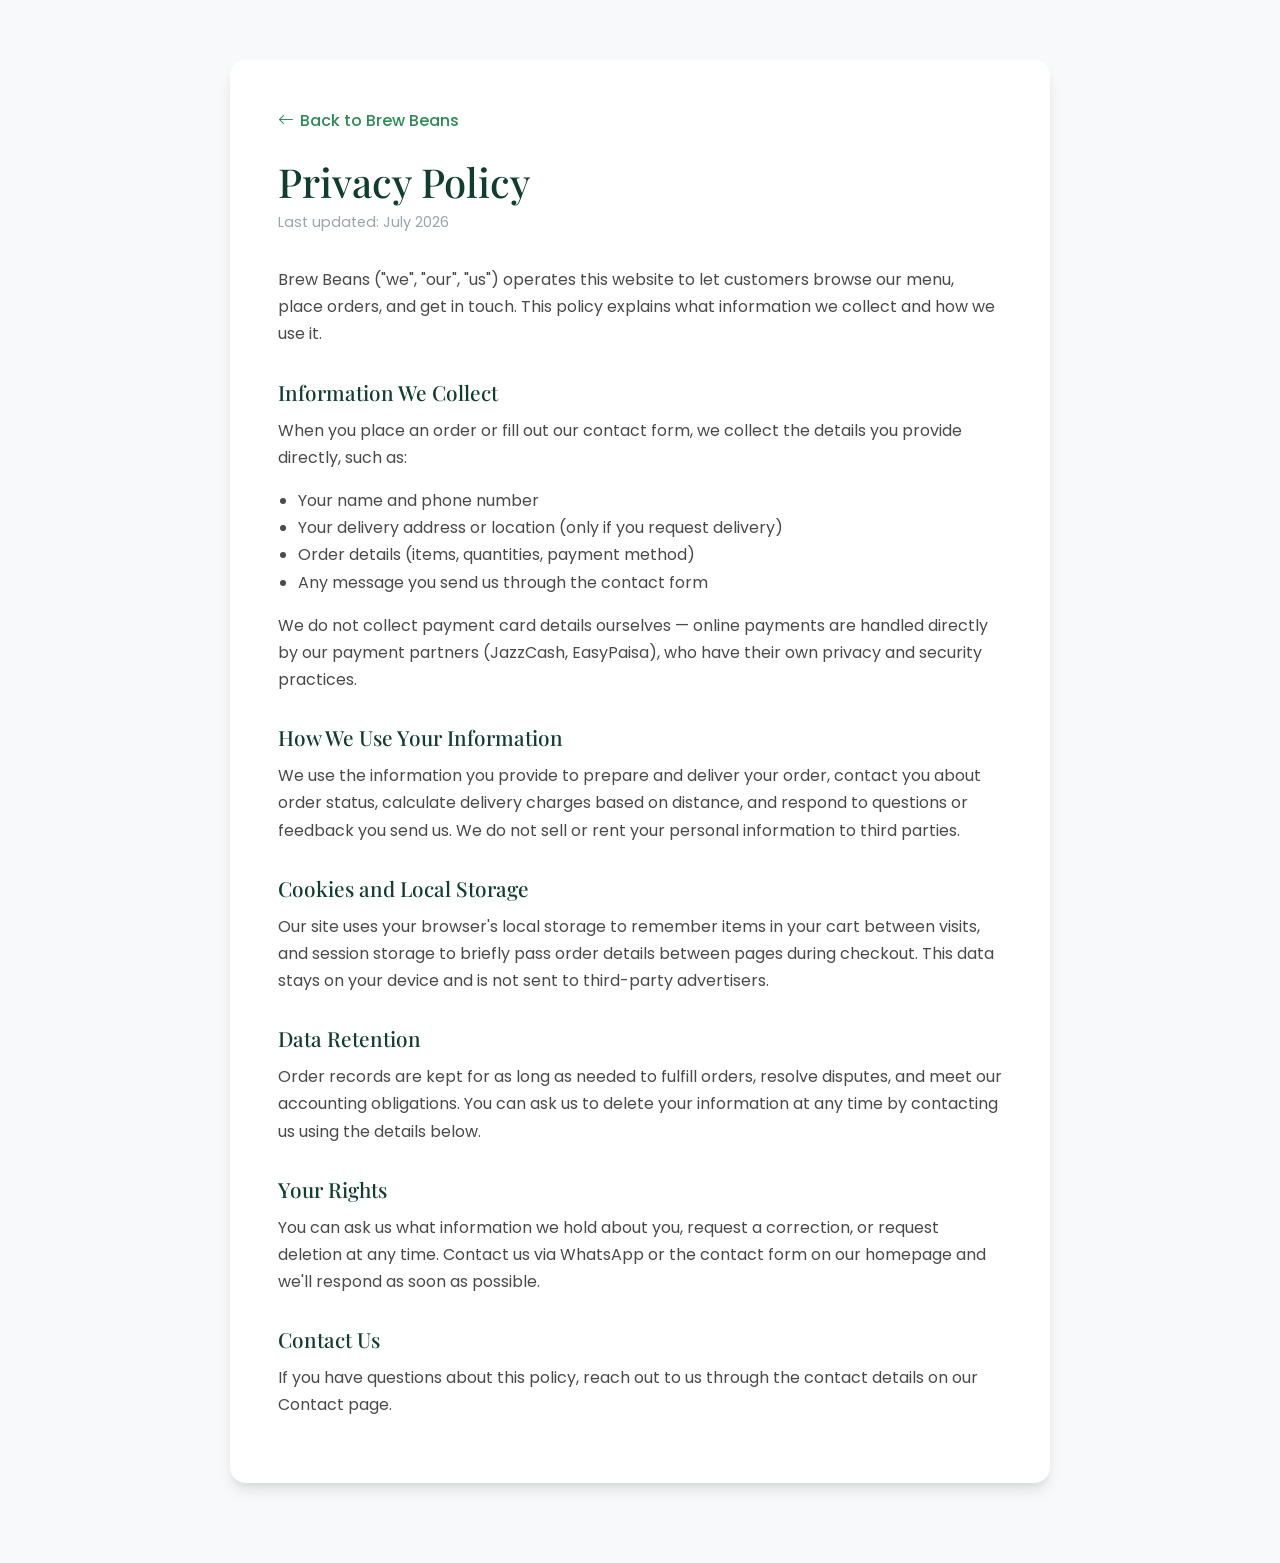
<file: privacy-policy.html>
<!DOCTYPE html>
<html lang="en">
<head>
    <meta charset="UTF-8">
    <meta name="viewport" content="width=device-width, initial-scale=1.0">
    <title>Privacy Policy | Brew Beans</title>
    <meta name="robots" content="noindex, follow">
    <link rel="icon" type="image/png" sizes="32x32" href="img/favicon-32.png">
    <link rel="icon" type="image/png" sizes="192x192" href="img/favicon-192.png">
    <link rel="apple-touch-icon" sizes="180x180" href="img/favicon-180.png">

    <link href="https://fonts.googleapis.com/css2?family=Poppins:wght@300;400;500;600;700&family=Playfair+Display:ital,wght@0,400;0,500;0,600;0,700;1,400;1,500&display=swap" rel="stylesheet">
    <link href="https://cdn.jsdelivr.net/npm/bootstrap@5.3.2/dist/css/bootstrap.min.css" rel="stylesheet">
    <link rel="stylesheet" href="https://cdn.jsdelivr.net/npm/bootstrap-icons@1.11.1/font/bootstrap-icons.css">
    <link rel="stylesheet" href="css/style.css">
</head>
<body>
    <section class="legal-page">
        <div class="container">
            <div class="legal-card">
                <a href="index.html" class="legal-back-link"><i class="bi bi-arrow-left"></i> Back to Brew Beans</a>
                <h1>Privacy Policy</h1>
                <p class="legal-updated">Last updated: July 2026</p>

                <p>Brew Beans ("we", "our", "us") operates this website to let customers browse our menu, place orders, and get in touch. This policy explains what information we collect and how we use it.</p>

                <h2>Information We Collect</h2>
                <p>When you place an order or fill out our contact form, we collect the details you provide directly, such as:</p>
                <ul>
                    <li>Your name and phone number</li>
                    <li>Your delivery address or location (only if you request delivery)</li>
                    <li>Order details (items, quantities, payment method)</li>
                    <li>Any message you send us through the contact form</li>
                </ul>
                <p>We do not collect payment card details ourselves — online payments are handled directly by our payment partners (JazzCash, EasyPaisa), who have their own privacy and security practices.</p>

                <h2>How We Use Your Information</h2>
                <p>We use the information you provide to prepare and deliver your order, contact you about order status, calculate delivery charges based on distance, and respond to questions or feedback you send us. We do not sell or rent your personal information to third parties.</p>

                <h2>Cookies and Local Storage</h2>
                <p>Our site uses your browser's local storage to remember items in your cart between visits, and session storage to briefly pass order details between pages during checkout. This data stays on your device and is not sent to third-party advertisers.</p>

                <h2>Data Retention</h2>
                <p>Order records are kept for as long as needed to fulfill orders, resolve disputes, and meet our accounting obligations. You can ask us to delete your information at any time by contacting us using the details below.</p>

                <h2>Your Rights</h2>
                <p>You can ask us what information we hold about you, request a correction, or request deletion at any time. Contact us via WhatsApp or the contact form on our homepage and we'll respond as soon as possible.</p>

                <h2>Contact Us</h2>
                <p>If you have questions about this policy, reach out to us through the contact details on our <a href="index.html#contact">Contact page</a>.</p>
            </div>
        </div>
    </section>
</body>
</html>
</file>
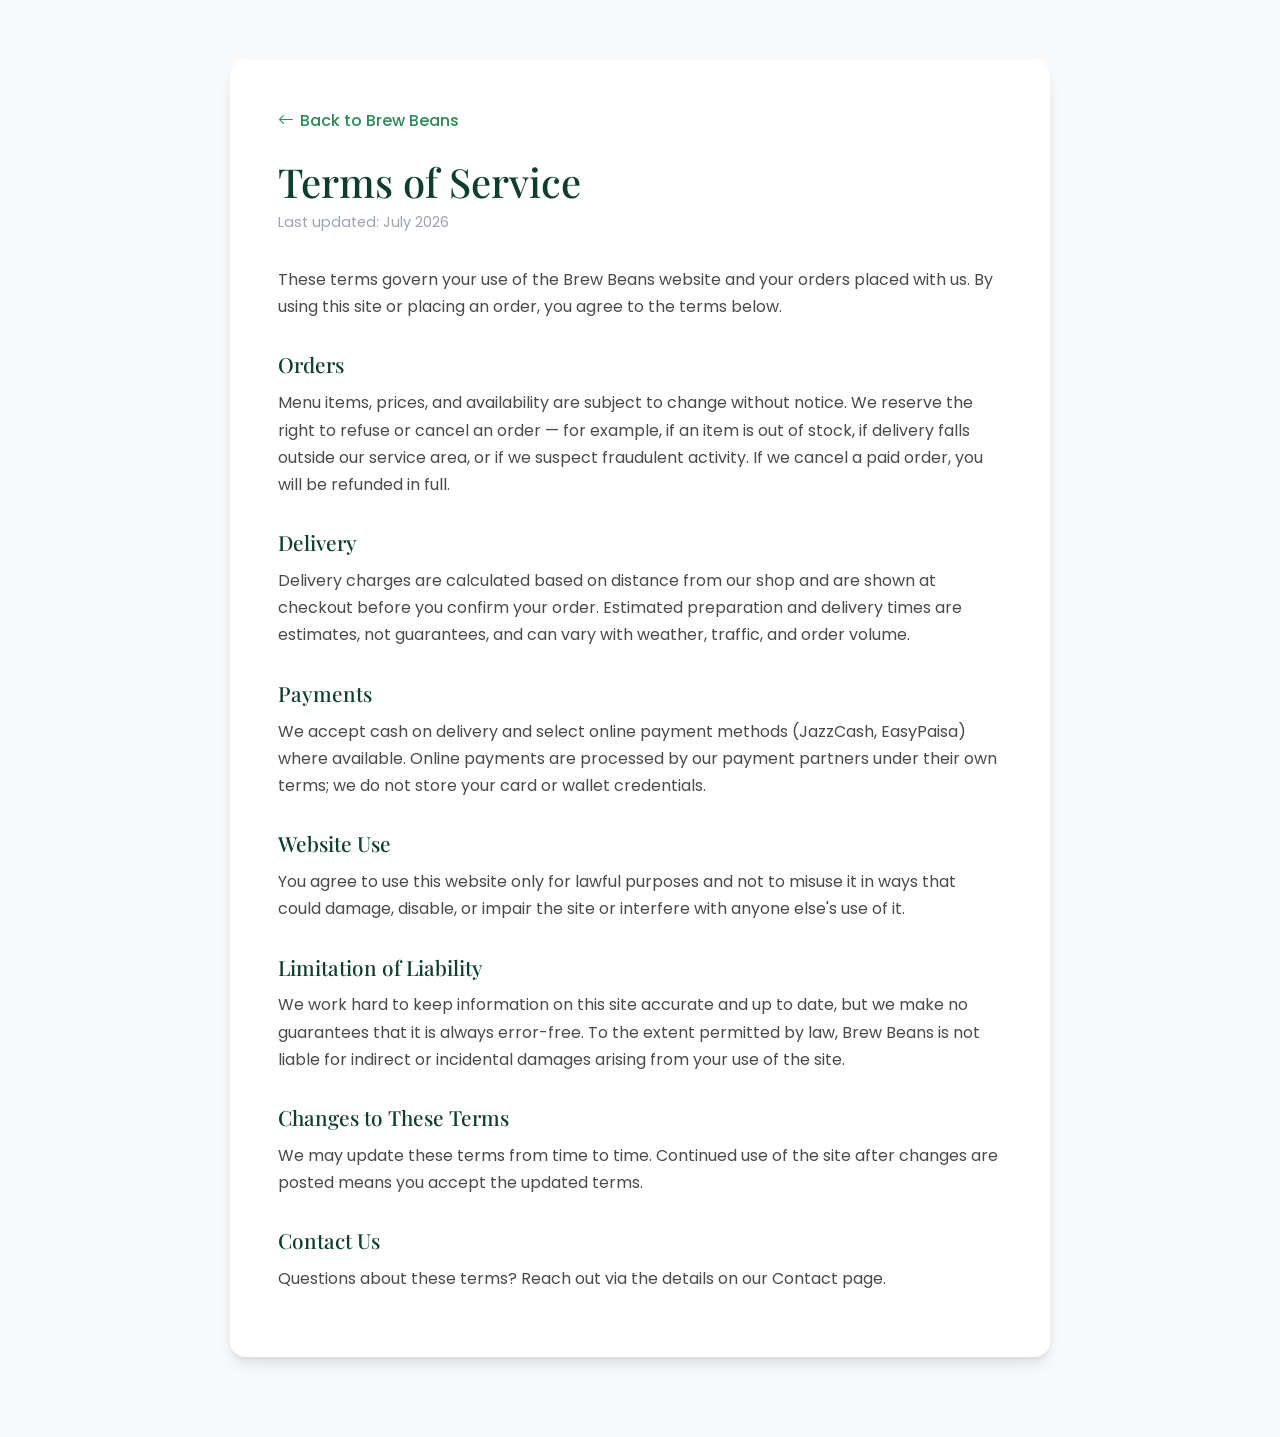
<file: terms.html>
<!DOCTYPE html>
<html lang="en">
<head>
    <meta charset="UTF-8">
    <meta name="viewport" content="width=device-width, initial-scale=1.0">
    <title>Terms of Service | Brew Beans</title>
    <meta name="robots" content="noindex, follow">
    <link rel="icon" type="image/png" sizes="32x32" href="img/favicon-32.png">
    <link rel="icon" type="image/png" sizes="192x192" href="img/favicon-192.png">
    <link rel="apple-touch-icon" sizes="180x180" href="img/favicon-180.png">

    <link href="https://fonts.googleapis.com/css2?family=Poppins:wght@300;400;500;600;700&family=Playfair+Display:ital,wght@0,400;0,500;0,600;0,700;1,400;1,500&display=swap" rel="stylesheet">
    <link href="https://cdn.jsdelivr.net/npm/bootstrap@5.3.2/dist/css/bootstrap.min.css" rel="stylesheet">
    <link rel="stylesheet" href="https://cdn.jsdelivr.net/npm/bootstrap-icons@1.11.1/font/bootstrap-icons.css">
    <link rel="stylesheet" href="css/style.css">
</head>
<body>
    <section class="legal-page">
        <div class="container">
            <div class="legal-card">
                <a href="index.html" class="legal-back-link"><i class="bi bi-arrow-left"></i> Back to Brew Beans</a>
                <h1>Terms of Service</h1>
                <p class="legal-updated">Last updated: July 2026</p>

                <p>These terms govern your use of the Brew Beans website and your orders placed with us. By using this site or placing an order, you agree to the terms below.</p>

                <h2>Orders</h2>
                <p>Menu items, prices, and availability are subject to change without notice. We reserve the right to refuse or cancel an order — for example, if an item is out of stock, if delivery falls outside our service area, or if we suspect fraudulent activity. If we cancel a paid order, you will be refunded in full.</p>

                <h2>Delivery</h2>
                <p>Delivery charges are calculated based on distance from our shop and are shown at checkout before you confirm your order. Estimated preparation and delivery times are estimates, not guarantees, and can vary with weather, traffic, and order volume.</p>

                <h2>Payments</h2>
                <p>We accept cash on delivery and select online payment methods (JazzCash, EasyPaisa) where available. Online payments are processed by our payment partners under their own terms; we do not store your card or wallet credentials.</p>

                <h2>Website Use</h2>
                <p>You agree to use this website only for lawful purposes and not to misuse it in ways that could damage, disable, or impair the site or interfere with anyone else's use of it.</p>

                <h2>Limitation of Liability</h2>
                <p>We work hard to keep information on this site accurate and up to date, but we make no guarantees that it is always error-free. To the extent permitted by law, Brew Beans is not liable for indirect or incidental damages arising from your use of the site.</p>

                <h2>Changes to These Terms</h2>
                <p>We may update these terms from time to time. Continued use of the site after changes are posted means you accept the updated terms.</p>

                <h2>Contact Us</h2>
                <p>Questions about these terms? Reach out via the details on our <a href="index.html#contact">Contact page</a>.</p>
            </div>
        </div>
    </section>
</body>
</html>
</file>
<file: css/style.css>
/* ============================================
   BREW BEANS - Premium Coffee Shop Website
   CSS Stylesheet
   Version: 1.0.0
   ============================================ */

/* CSS Variables */
:root {
    --primary: #0F3D2E;
    --primary-dark: #0A2E22;
    --primary-light: #1A5C45;
    --secondary: #2E8B57;
    --secondary-light: #3DAF6E;
    --accent: #FFFFFF;
    --accent-dark: #F8F9FA;
    --text-dark: #1A1A1A;
    --text-medium: #4A4A4A;
    --text-light: #6C757D;
    --text-muted: #9CA3AF;
    --border: #E5E7EB;
    --border-light: #F3F4F6;
    --shadow-sm: 0 1px 2px 0 rgba(0, 0, 0, 0.05);
    --shadow: 0 4px 6px -1px rgba(0, 0, 0, 0.1), 0 2px 4px -1px rgba(0, 0, 0, 0.06);
    --shadow-lg: 0 10px 15px -3px rgba(0, 0, 0, 0.1), 0 4px 6px -2px rgba(0, 0, 0, 0.05);
    --shadow-xl: 0 20px 25px -5px rgba(0, 0, 0, 0.1), 0 10px 10px -5px rgba(0, 0, 0, 0.04);
    --radius-sm: 8px;
    --radius: 12px;
    --radius-lg: 16px;
    --radius-xl: 24px;
    --transition: all 0.3s cubic-bezier(0.4, 0, 0.2, 1);
    --transition-slow: all 0.5s cubic-bezier(0.4, 0, 0.2, 1);
    --font-primary: 'Poppins', sans-serif;
    --font-display: 'Playfair Display', serif;
}

/* Reset & Base */
*, *::before, *::after {
    margin: 0;
    padding: 0;
    box-sizing: border-box;
}

html {
    scroll-behavior: smooth;
    font-size: 16px;
    overflow-x: hidden;
    max-width: 100%;
}

body {
    font-family: var(--font-primary);
    color: var(--text-dark);
    background-color: var(--accent);
    line-height: 1.6;
    overflow-x: hidden;
    max-width: 100%;
    position: relative;
    -webkit-font-smoothing: antialiased;
    -moz-osx-font-smoothing: grayscale;
}

/* Locks background scroll while the mobile nav panel is open. Applied
   to both html and body since the browser-designated "scrolling
   element" varies. */
html.mobile-nav-open,
body.mobile-nav-open {
    overflow: hidden;
}

a {
    text-decoration: none;
    color: inherit;
    transition: var(--transition);
}

img {
    max-width: 100%;
    height: auto;
    display: block;
}

/* Scrollbar */
::-webkit-scrollbar {
    width: 8px;
}

::-webkit-scrollbar-track {
    background: var(--border-light);
}

::-webkit-scrollbar-thumb {
    background: var(--secondary);
    border-radius: 4px;
}

::-webkit-scrollbar-thumb:hover {
    background: var(--primary);
}

/* Selection */
::selection {
    background: var(--secondary);
    color: var(--accent);
}

/* ============================================
   LOADING SCREEN
   ============================================ */
#loading-screen {
    position: fixed;
    top: 0;
    left: 0;
    width: 100%;
    height: 100%;
    background: var(--primary);
    z-index: 99999;
    display: flex;
    align-items: center;
    justify-content: center;
    transition: opacity 0.8s ease, visibility 0.8s ease;
}

/* Splash only plays on the first load of a browser session; repeat visits
   (refreshes, navigating back) skip it entirely via a class set by an
   inline script that runs before this element paints. */
html.bb-no-splash #loading-screen {
    display: none;
}

#loading-screen.hidden {
    opacity: 0;
    visibility: hidden;
    pointer-events: none;
}

.loading-content {
    text-align: center;
}

.loading-logo {
    width: 220px;
    max-width: 70vw;
    height: auto;
    margin-bottom: 20px;
    animation: loadingPulse 1.8s ease-in-out infinite;
}

@keyframes loadingPulse {
    0%, 100% { opacity: 0.85; transform: scale(1); }
    50% { opacity: 1; transform: scale(1.04); }
}

.coffee-cup {
    position: relative;
    width: 80px;
    height: 80px;
    margin: 0 auto 20px;
}

.cup {
    position: absolute;
    bottom: 0;
    left: 50%;
    transform: translateX(-50%);
    width: 60px;
    height: 45px;
    background: var(--accent);
    border-radius: 0 0 30px 30px;
    overflow: hidden;
}

.cup::before {
    content: '';
    position: absolute;
    top: -5px;
    left: 0;
    width: 100%;
    height: 10px;
    background: var(--secondary);
    border-radius: 50%;
}

.cup::after {
    content: '';
    position: absolute;
    top: 50%;
    right: -18px;
    width: 20px;
    height: 25px;
    border: 4px solid var(--accent);
    border-radius: 0 20px 20px 0;
    transform: translateY(-50%);
}

.coffee {
    position: absolute;
    bottom: 0;
    left: 0;
    width: 100%;
    height: 70%;
    background: linear-gradient(to top, #3E2723, #5D4037);
    animation: coffeeFill 2s ease-in-out infinite;
}

.saucer {
    position: absolute;
    bottom: -5px;
    left: 50%;
    transform: translateX(-50%);
    width: 70px;
    height: 8px;
    background: var(--accent);
    border-radius: 50%;
    opacity: 0.8;
}

.steam {
    position: absolute;
    top: -15px;
    width: 8px;
    height: 20px;
    background: rgba(255, 255, 255, 0.4);
    border-radius: 50%;
    filter: blur(4px);
    animation: steamRise 2s ease-in-out infinite;
}

.steam-1 { left: 20px; animation-delay: 0s; }
.steam-2 { left: 36px; animation-delay: 0.4s; }
.steam-3 { left: 52px; animation-delay: 0.8s; }

@keyframes steamRise {
    0%, 100% { transform: translateY(0) scaleX(1); opacity: 0.4; }
    50% { transform: translateY(-15px) scaleX(1.5); opacity: 0; }
}

@keyframes coffeeFill {
    0%, 100% { height: 70%; }
    50% { height: 60%; }
}

.loading-text {
    font-family: var(--font-display);
    font-size: 2rem;
    color: var(--accent);
    font-weight: 600;
    letter-spacing: 2px;
}

.loading-subtext {
    color: rgba(255, 255, 255, 0.6);
    font-size: 0.9rem;
    margin-top: 8px;
}

/* ============================================
   NAVIGATION
   ============================================ */
/* Flat, edge-to-edge bar sitting flush against the top of the
   viewport — no floating "pill" margin/shadow around it. */
#mainNav {
    padding: 0;
    background: var(--accent);
    box-shadow: 0 2px 12px rgba(15, 61, 46, 0.08);
    transition: box-shadow 0.4s cubic-bezier(0.4, 0, 0.2, 1);
    z-index: 1030;
}

.nav-shell {
    position: relative;
    width: 100%;
    max-width: 1800px;
    margin: 0 auto;
    background: transparent;
    padding: 1rem 1.5rem;
    display: grid;
    /* "auto" center column sizes itself to the logo's real rendered
       width, so it never crops it — the equal 1fr outer tracks are
       what keep the logo mathematically centered regardless of the
       two side groups being different widths (two info cards vs. six
       links + status pill + cart). */
    grid-template-columns: 1fr auto 1fr;
    align-items: center;
    transition: var(--transition);
}

#mainNav.scrolled {
    box-shadow: 0 4px 20px rgba(15, 61, 46, 0.14);
}

.nav-side {
    display: flex;
    align-items: center;
}

.nav-side-left {
    grid-column: 1;
    justify-content: flex-start;
    gap: 0.5rem;
}

.nav-side-right {
    grid-column: 3;
    justify-content: flex-end;
    gap: 0.4rem;
}

/* Delivery / phone info cards */
.nav-info-card {
    display: inline-flex;
    align-items: center;
    gap: 0.5rem;
    background: var(--border-light);
    border: none;
    border-radius: 100px;
    padding: 0.35rem 0.8rem 0.35rem 0.35rem;
    cursor: pointer;
    text-align: left;
    flex-shrink: 0;
    transition: var(--transition);
}

.nav-info-card:hover {
    background: #ECEBE7;
}

.nav-info-icon {
    display: flex;
    align-items: center;
    justify-content: center;
    width: 32px;
    height: 32px;
    border-radius: 50%;
    background: var(--primary);
    color: var(--accent);
    font-size: 0.85rem;
    flex-shrink: 0;
}

.nav-info-phone .nav-info-icon {
    background: var(--secondary);
}

.nav-info-text {
    display: flex;
    flex-direction: column;
    line-height: 1.15;
}

.nav-info-label {
    font-size: 0.65rem;
    font-weight: 600;
    text-transform: uppercase;
    letter-spacing: 0.05em;
    color: var(--text-muted);
}

.nav-info-value {
    font-size: 0.82rem;
    font-weight: 600;
    color: var(--text-dark);
    white-space: nowrap;
}

.nav-info-phone .nav-info-value {
    font-size: 0.85rem;
}

.nav-info-caret {
    font-size: 0.7rem;
    color: var(--text-muted);
    margin-left: 0.15rem;
}

.navbar-brand {
    display: flex;
    align-items: center;
    justify-content: center;
    gap: 8px;
    font-size: 1.5rem;
    font-weight: 700;
    color: var(--primary) !important;
}

/* Fixed, compact footprint (matches the ~56px the info chips already
   take) so this grid cell never inflates the header bar's own height
   — the badge below is free to be visually bigger because it hangs
   off this box via absolute positioning instead of sizing it. */
#mainNav .navbar-brand {
    grid-column: 2;
    position: relative;
    z-index: 3;
    width: 112px;
    height: 56px;
}

/* Circular white "seal" badge the logo sits inside of. Pinned to the
   top of the (fixed-height) brand cell and sized taller than it, so
   it hangs down past the header's own bottom edge — big enough that
   its bottom edge actually reaches the hero card below, touching it
   the way the reference logo touches its hero image — without the
   header bar itself growing. */
.brand-badge {
    position: absolute;
    top: 0;
    left: 50%;
    transform: translateX(-50%);
    display: flex;
    align-items: center;
    justify-content: center;
    width: 116px;
    height: 116px;
    border-radius: 50%;
    background: var(--primary);
    box-shadow: 0 12px 28px rgba(15, 61, 46, 0.22), 0 0 0 1px rgba(15, 61, 46, 0.06);
    padding: 14px;
    transition: width 0.4s cubic-bezier(0.4, 0, 0.2, 1), height 0.4s cubic-bezier(0.4, 0, 0.2, 1);
}

#mainNav.scrolled .brand-badge {
    width: 78px;
    height: 78px;
    padding: 10px;
}

.brand-logo {
    height: 100%;
    width: 100%;
    object-fit: contain;
    /* Never let the logo be cropped/hidden — the badge only ever grows
       to fit it, so object-fit isn't strictly needed here; this just
       guards against any ancestor accidentally constraining it. */
    max-width: none;
}

/* The logo artwork itself is off-white/cream on a transparent
   background — needs to read as pure white against this badge's
   dark green fill. brightness(0) invert(1) recolors only the
   rendered pixels to solid white, keeping the same transparent
   background and exact silhouette. */
#mainNav .brand-logo {
    filter: brightness(0) invert(1);
}

.brand-text {
    font-family: var(--font-display);
    letter-spacing: 1px;
}

.tracking-brand-logo {
    height: 60px;
}

.brand-accent {
    color: var(--secondary-light);
}

.navbar-collapse {
    display: flex;
    align-items: center;
    /* Deliberately NOT min-width:0 — letting this shrink below its
       content's natural width just makes it under-report its own
       size while the (non-wrapping) links inside still overflow past
       that box, which then overlaps whatever sits next to it. Its
       true width is what nav-side-right needs to actually reserve. */
}

.nav-link {
    color: var(--text-medium) !important;
    font-weight: 500;
    font-size: 0.88rem;
    padding: 0.5rem 0.45rem !important;
    white-space: nowrap;
    position: relative;
    transition: var(--transition);
}

.nav-link::after {
    content: '';
    position: absolute;
    bottom: 0;
    left: 50%;
    width: 0;
    height: 2px;
    background: var(--secondary);
    transition: var(--transition);
    transform: translateX(-50%);
}

.nav-link:hover::after,
.nav-link.active::after {
    width: 60%;
}

.nav-link:hover,
.nav-link.active {
    color: var(--primary) !important;
}

.nav-actions {
    display: flex;
    align-items: center;
    gap: 0.6rem;
    flex-shrink: 0;
}

/* Open/Closed status pill */
.shop-banner-pill {
    display: inline-flex;
    align-items: center;
    gap: 0.3rem;
    padding: 0.4rem 0.65rem;
    border-radius: 100px;
    font-family: 'Poppins', sans-serif;
    font-size: 0.68rem;
    font-weight: 600;
    letter-spacing: 0.02em;
    border: 1px solid var(--border);
    background: var(--border-light);
    max-width: 175px;
}

.shop-banner-text {
    overflow: hidden;
    text-overflow: ellipsis;
    white-space: nowrap;
    color: var(--text-dark);
}

.shop-banner-dot {
    width: 7px;
    height: 7px;
    border-radius: 50%;
    flex-shrink: 0;
}

.btn-cart {
    background: var(--border-light);
    color: var(--primary);
    border: none;
    border-radius: 50%;
    width: 45px;
    height: 45px;
    display: flex;
    align-items: center;
    justify-content: center;
    position: relative;
    flex-shrink: 0;
    transition: var(--transition);
}

.btn-cart:hover {
    background: var(--secondary);
    color: var(--accent);
    transform: scale(1.05);
}

.cart-badge {
    position: absolute;
    top: -5px;
    right: -5px;
    background: #E74C3C;
    color: white;
    font-size: 0.7rem;
    font-weight: 600;
    width: 20px;
    height: 20px;
    border-radius: 50%;
    display: flex;
    align-items: center;
    justify-content: center;
    opacity: 0;
    transform: scale(0);
    transition: var(--transition);
}

.cart-badge.show {
    opacity: 1;
    transform: scale(1);
}

.navbar-toggler {
    border: none;
    padding: 0.5rem;
    flex-shrink: 0;
    width: 40px;
    height: 40px;
    display: flex;
    flex-direction: column;
    align-items: center;
    justify-content: center;
    gap: 6px;
    background: transparent;
}

.navbar-toggler:focus {
    box-shadow: none;
}

/* Three independent bars so they can morph into an X, instead of a
   flat SVG background-image that can only ever look like a hamburger. */
.hamburger-bar {
    display: block;
    width: 22px;
    height: 2px;
    border-radius: 2px;
    background: var(--primary);
    transition: transform 0.3s cubic-bezier(0.4, 0, 0.2, 1), opacity 0.2s ease, width 0.3s ease;
}

.navbar-toggler[aria-expanded="true"] .hamburger-bar:nth-child(1) {
    transform: translateY(8px) rotate(45deg);
}

.navbar-toggler[aria-expanded="true"] .hamburger-bar:nth-child(2) {
    opacity: 0;
    width: 0;
}

.navbar-toggler[aria-expanded="true"] .hamburger-bar:nth-child(3) {
    transform: translateY(-8px) rotate(-45deg);
}

/* ============================================
   CART SIDEBAR
   ============================================ */
.cart-sidebar {
    position: fixed;
    top: 0;
    right: 0;
    width: 100%;
    max-width: 420px;
    height: 100vh;
    background: var(--accent);
    z-index: 1050;
    transform: translateX(100%);
    transition: transform 0.4s cubic-bezier(0.4, 0, 0.2, 1);
    display: flex;
    flex-direction: column;
    box-shadow: -10px 0 30px rgba(0, 0, 0, 0.2);
}

.cart-sidebar.open {
    transform: translateX(0);
}

.cart-overlay {
    position: fixed;
    top: 0;
    left: 0;
    width: 100%;
    height: 100%;
    background: rgba(0, 0, 0, 0.5);
    z-index: 1040;
    opacity: 0;
    visibility: hidden;
    transition: var(--transition);
}

.cart-overlay.show {
    opacity: 1;
    visibility: visible;
}

.cart-header {
    padding: 1.5rem;
    background: var(--primary);
    color: var(--accent);
    display: flex;
    align-items: center;
    justify-content: space-between;
}

.cart-header h4 {
    margin: 0;
    font-size: 1.2rem;
    font-weight: 600;
}

.btn-close-cart {
    background: none;
    border: none;
    color: var(--accent);
    font-size: 1.5rem;
    cursor: pointer;
    transition: var(--transition);
    width: 36px;
    height: 36px;
    display: flex;
    align-items: center;
    justify-content: center;
    border-radius: 50%;
}

.btn-close-cart:hover {
    background: rgba(255, 255, 255, 0.1);
}

.cart-body {
    flex: 1;
    overflow-y: auto;
    padding: 1rem;
}

.empty-cart {
    text-align: center;
    padding: 4rem 2rem;
    color: var(--text-muted);
}

.empty-cart i {
    font-size: 4rem;
    margin-bottom: 1rem;
    opacity: 0.5;
}

.empty-cart p {
    font-size: 1.1rem;
    font-weight: 500;
    color: var(--text-medium);
}

.cart-item {
    display: flex;
    gap: 1rem;
    padding: 1rem;
    background: var(--border-light);
    border-radius: var(--radius);
    margin-bottom: 0.75rem;
    transition: var(--transition);
}

.cart-item:hover {
    box-shadow: var(--shadow);
}

.cart-item-img {
    width: 70px;
    height: 70px;
    border-radius: var(--radius-sm);
    object-fit: cover;
    flex-shrink: 0;
}

.cart-item-info {
    flex: 1;
    min-width: 0;
}

.cart-item-name {
    font-weight: 600;
    margin-bottom: 0.25rem;
    white-space: nowrap;
    overflow: hidden;
    text-overflow: ellipsis;
}

.cart-item-price {
    color: var(--secondary);
    font-weight: 600;
    font-size: 0.9rem;
}

.cart-item-actions {
    display: flex;
    align-items: center;
    gap: 0.5rem;
    margin-top: 0.5rem;
}

.cart-qty-btn {
    width: 28px;
    height: 28px;
    border: 1px solid var(--border);
    background: var(--accent);
    border-radius: 6px;
    display: flex;
    align-items: center;
    justify-content: center;
    cursor: pointer;
    transition: var(--transition);
    font-size: 0.8rem;
}

.cart-qty-btn:hover {
    background: var(--primary);
    color: var(--accent);
    border-color: var(--primary);
}

.cart-qty {
    font-weight: 600;
    min-width: 24px;
    text-align: center;
}

.cart-item-remove {
    background: none;
    border: none;
    color: #E74C3C;
    cursor: pointer;
    font-size: 1.1rem;
    padding: 0.25rem;
    transition: var(--transition);
    margin-left: auto;
}

.cart-item-remove:hover {
    transform: scale(1.1);
}

.cart-footer {
    padding: 1.5rem;
    border-top: 1px solid var(--border);
    background: var(--accent-dark);
}

.cart-summary {
    margin-bottom: 1rem;
}

.summary-row {
    display: flex;
    justify-content: space-between;
    padding: 0.5rem 0;
    font-size: 0.95rem;
    color: var(--text-medium);
}

.summary-row.total {
    font-size: 1.1rem;
    font-weight: 700;
    color: var(--primary);
    border-top: 2px solid var(--border);
    margin-top: 0.5rem;
    padding-top: 0.75rem;
}

.btn-checkout {
    background: var(--primary);
    color: var(--accent);
    border: none;
    padding: 1rem;
    border-radius: var(--radius);
    font-weight: 600;
    font-size: 1rem;
    transition: var(--transition);
}

.btn-checkout:hover {
    background: var(--secondary);
    transform: translateY(-2px);
    box-shadow: var(--shadow-lg);
}

/* Compact the navbar only in the narrow band where six links + the
   status pill + cart genuinely don't fit alongside the delivery/phone
   cards — outside this range everything fits at full size. */
@media (min-width: 992px) and (max-width: 1180px) {
    .nav-info-phone {
        display: none;
    }

    .nav-link {
        font-size: 0.82rem;
        padding: 0.45rem 0.35rem !important;
    }

    .nav-side-right {
        gap: 0.3rem;
    }

    .shop-banner-pill {
        max-width: 130px;
    }
}

/* ============================================
   HERO SECTION
   ============================================ */
.hero {
    position: relative;
    min-height: 100vh;
    display: flex;
    align-items: stretch;
    justify-content: center;
    background: #F5F4F0;
    padding: 112px 1rem 1rem;
}

.hero-frame {
    position: relative;
    width: 100%;
    max-width: 1800px;
    margin: 0 auto;
    border-radius: 32px;
    overflow: hidden;
    box-shadow: 0 20px 45px rgba(15, 61, 46, 0.2);
    display: flex;
    align-items: center;
}

/* Each slide fills the frame exactly and crossfades via opacity — the
   inactive slides stay in the DOM (no layout thrash on switch) but
   are hidden from interaction/AT until active. */
.hero-slide {
    position: absolute;
    inset: 0;
    display: flex;
    align-items: center;
    opacity: 0;
    visibility: hidden;
    pointer-events: none;
    transition: opacity 0.8s ease;
}

.hero-slide.is-active {
    opacity: 1;
    visibility: visible;
    pointer-events: auto;
}

.hero-bg {
    position: absolute;
    top: -10%;
    left: 0;
    width: 100%;
    height: 120%;
    background: url('../img/bg.png') 62% center/cover no-repeat;
    filter: brightness(1.08) saturate(1.06) contrast(1.02);
    will-change: transform;
}

/* Kept intentionally light — just enough contrast for the white
   heading/body copy to stay readable. No color tint: pure black at
   low opacity, fading out over the left half so the product photo on
   the right keeps its original, unfiltered colors. */
.hero-overlay {
    position: absolute;
    top: 0;
    left: 0;
    width: 100%;
    height: 100%;
    background: linear-gradient(90deg, rgba(0, 0, 0, 0.38) 0%, rgba(0, 0, 0, 0.2) 35%, rgba(0, 0, 0, 0.05) 55%, rgba(0, 0, 0, 0) 68%);
}

.hero-content {
    position: relative;
    z-index: 2;
    /* Extra left inset clears the carousel arrow (24px + 52px wide)
       so it never sits on top of the slide copy. */
    padding: 32px 3rem 32px 5.5rem;
    width: 100%;
}

/* For slides whose background is itself a fully-designed graphic
   (its own headline baked into the image) — pins the one HTML
   element (a CTA button) to the bottom, clear of the image's own
   text instead of centering and colliding with it. */
.hero-slide.hero-slide-banner {
    align-items: flex-end;
}

.hero-slide-banner .hero-content {
    padding-bottom: 56px;
}

/* Percentage-capped, not just a fixed px value — .hero-frame's own
   width scales a lot between breakpoints (near-full-bleed on wide
   screens, narrower on tablets), and a fixed 600px column stays wide
   enough at tablet widths to run text under the product photo. */
.hero-inner {
    max-width: min(600px, 52%);
}

/* Just above the tablet cutover, the side-by-side layout has room for
   only a narrower text column before it reaches the product photo —
   narrow the column and heading a little rather than switching to the
   (comparatively oversized) stacked/full-width mobile treatment. */
@media (min-width: 992px) and (max-width: 1240px) {
    .hero-inner {
        max-width: min(430px, 44%);
    }

    .hero-title {
        font-size: clamp(1.7rem, 2.6vw, 2.4rem);
    }
}

.hero-badge {
    display: inline-flex;
    align-items: center;
    background: rgba(46, 139, 87, 0.9);
    backdrop-filter: blur(10px);
    border: 1px solid rgba(255, 255, 255, 0.25);
    padding: 0.55rem 1.4rem;
    border-radius: 50px;
    color: var(--accent);
    font-size: 0.82rem;
    font-weight: 500;
    margin-bottom: 1rem;
    animation: fadeInDown 1s ease;
}

.hero-title {
    font-family: var(--font-display);
    font-size: clamp(2rem, 3.4vw, 3.2rem);
    font-weight: 700;
    color: var(--accent);
    line-height: 1.1;
    letter-spacing: -0.01em;
    margin-bottom: 1rem;
    text-shadow: 0 2px 20px rgba(0, 0, 0, 0.35);
    animation: fadeInUp 1s ease 0.2s both;
}

.hero-title-accent {
    color: var(--secondary-light);
}

.hero-subtitle {
    font-size: clamp(0.95rem, 1.4vw, 1.05rem);
    color: rgba(255, 255, 255, 0.88);
    max-width: 460px;
    margin: 0 0 1.25rem;
    line-height: 1.6;
    animation: fadeInUp 1s ease 0.4s both;
}

.hero-buttons {
    display: flex;
    flex-wrap: wrap;
    animation: fadeInUp 1s ease 0.6s both;
}

.hero-buttons .btn {
    padding: 0.875rem 2rem;
    font-weight: 600;
    border-radius: 50px;
    box-shadow: 0 8px 20px rgba(0, 0, 0, 0.15);
    transition: transform 0.3s cubic-bezier(0.4, 0, 0.2, 1), box-shadow 0.3s cubic-bezier(0.4, 0, 0.2, 1), background 0.3s cubic-bezier(0.4, 0, 0.2, 1);
}

.hero-buttons .btn-primary {
    background: var(--secondary);
    border-color: var(--secondary);
}

.hero-buttons .btn-primary:hover {
    background: var(--secondary-light);
    border-color: var(--secondary-light);
    transform: translateY(-3px);
    box-shadow: 0 10px 30px rgba(46, 139, 87, 0.4);
}

.hero-buttons .btn-outline-light:hover {
    background: var(--accent);
    color: var(--primary);
    transform: translateY(-3px);
}

.hero-stats {
    display: flex;
    flex-wrap: wrap;
    gap: 0.85rem;
    margin-top: 1.25rem;
    animation: fadeInUp 1s ease 0.8s both;
}

.stat-item {
    display: flex;
    align-items: center;
    gap: 0.65rem;
    text-align: left;
    padding: 0.75rem 1.1rem;
    background: rgba(255, 255, 255, 0.08);
    backdrop-filter: blur(14px);
    -webkit-backdrop-filter: blur(14px);
    border-radius: var(--radius-lg);
    border: 1px solid rgba(255, 255, 255, 0.22);
    flex: 1 1 150px;
    transition: transform 0.3s cubic-bezier(0.4, 0, 0.2, 1), background 0.3s cubic-bezier(0.4, 0, 0.2, 1);
}

.stat-item:hover {
    background: rgba(255, 255, 255, 0.14);
    transform: translateY(-5px);
}

.stat-icon {
    display: flex;
    align-items: center;
    justify-content: center;
    width: 40px;
    height: 40px;
    border-radius: 50%;
    background: rgba(61, 175, 110, 0.25);
    color: var(--secondary-light);
    font-size: 1.05rem;
    flex-shrink: 0;
}

.stat-text {
    display: flex;
    flex-direction: column;
}

.stat-number {
    display: block;
    font-family: var(--font-display);
    font-size: 1.5rem;
    font-weight: 700;
    color: var(--accent);
    line-height: 1;
}

.stat-label {
    display: block;
    font-size: 0.78rem;
    color: rgba(255, 255, 255, 0.7);
    margin-top: 0.35rem;
}

/* Carousel prev/next arrows + slide dots */
.hero-arrow {
    position: absolute;
    top: 50%;
    transform: translateY(-50%);
    width: 52px;
    height: 52px;
    border-radius: 50%;
    background: rgba(255, 255, 255, 0.92);
    color: var(--primary);
    border: none;
    display: flex;
    align-items: center;
    justify-content: center;
    font-size: 1.25rem;
    box-shadow: 0 8px 24px rgba(15, 61, 46, 0.22);
    cursor: pointer;
    z-index: 5;
    transition: background 0.3s cubic-bezier(0.4, 0, 0.2, 1), transform 0.3s cubic-bezier(0.4, 0, 0.2, 1);
}

.hero-arrow:hover {
    background: var(--accent);
    transform: translateY(-50%) scale(1.08);
}

.hero-arrow-prev {
    left: 24px;
}

.hero-arrow-next {
    right: 24px;
}

.hero-dots {
    position: absolute;
    left: 50%;
    bottom: 22px;
    transform: translateX(-50%);
    display: flex;
    align-items: center;
    gap: 8px;
    z-index: 5;
}

.hero-dot {
    width: 9px;
    height: 9px;
    border-radius: 50%;
    background: rgba(255, 255, 255, 0.45);
    border: none;
    padding: 0;
    cursor: pointer;
    transition: background 0.3s cubic-bezier(0.4, 0, 0.2, 1), width 0.3s cubic-bezier(0.4, 0, 0.2, 1);
}

.hero-dot.is-active {
    background: var(--accent);
    width: 26px;
    border-radius: 5px;
}

.scroll-indicator {
    position: absolute;
    bottom: 30px;
    left: 50%;
    transform: translateX(-50%);
    z-index: 2;
}

.scroll-down {
    display: block;
    width: 30px;
    height: 50px;
    border: 2px solid rgba(255, 255, 255, 0.5);
    border-radius: 20px;
    position: relative;
}

.scroll-down span {
    position: absolute;
    top: 8px;
    left: 50%;
    width: 6px;
    height: 6px;
    background: var(--accent);
    border-radius: 50%;
    transform: translateX(-50%);
    animation: scrollBounce 2s infinite;
}

@keyframes scrollBounce {
    0%, 100% { top: 8px; opacity: 1; }
    50% { top: 28px; opacity: 0.3; }
}

@keyframes fadeInUp {
    from { opacity: 0; transform: translateY(30px); }
    to { opacity: 1; transform: translateY(0); }
}

@keyframes fadeInDown {
    from { opacity: 0; transform: translateY(-20px); }
    to { opacity: 1; transform: translateY(0); }
}

/* ============================================
   SECTION UTILITIES
   ============================================ */
.section-padding {
    padding: 100px 0;
}

.section-header {
    margin-bottom: 3rem;
}

.section-label {
    display: inline-block;
    color: var(--secondary);
    font-weight: 600;
    font-size: 0.85rem;
    text-transform: uppercase;
    letter-spacing: 3px;
    margin-bottom: 0.75rem;
}

.section-title {
    font-family: var(--font-display);
    font-size: clamp(2rem, 4vw, 3rem);
    font-weight: 700;
    color: var(--primary);
    margin-bottom: 1rem;
    line-height: 1.2;
}

.section-subtitle {
    color: var(--text-light);
    font-size: 1.1rem;
    max-width: 500px;
    margin: 0 auto;
}

.bg-light {
    background: #F8FAF9 !important;
}

.bg-primary-dark {
    background: var(--primary) !important;
}

/* ============================================
   ABOUT SECTION
   ============================================ */
.about-images {
    position: relative;
    padding-right: 2rem;
}

.about-img-main {
    border-radius: var(--radius-xl);
    overflow: hidden;
    box-shadow: var(--shadow-xl);
}

.about-img-main img {
    width: 100%;
    height: 500px;
    object-fit: cover;
    transition: var(--transition-slow);
}

.about-img-main:hover img {
    transform: scale(1.05);
}

.about-img-float {
    position: absolute;
    bottom: -30px;
    right: 0;
    width: 200px;
    height: 200px;
    border-radius: var(--radius-lg);
    overflow: hidden;
    border: 5px solid var(--accent);
    box-shadow: var(--shadow-lg);
    animation: float 3s ease-in-out infinite;
}

.about-img-float img {
    width: 100%;
    height: 100%;
    object-fit: cover;
}

.experience-badge {
    position: absolute;
    top: 30px;
    left: -20px;
    background: var(--secondary);
    color: var(--accent);
    padding: 1.5rem;
    border-radius: var(--radius-lg);
    text-align: center;
    box-shadow: var(--shadow-lg);
    animation: pulse 2s ease-in-out infinite;
}

.exp-number {
    display: block;
    font-family: var(--font-display);
    font-size: 2.5rem;
    font-weight: 700;
    line-height: 1;
}

.exp-text {
    display: block;
    font-size: 0.8rem;
    margin-top: 0.25rem;
    opacity: 0.9;
}

@keyframes float {
    0%, 100% { transform: translateY(0); }
    50% { transform: translateY(-15px); }
}

@keyframes pulse {
    0%, 100% { box-shadow: 0 0 0 0 rgba(46, 139, 87, 0.4); }
    50% { box-shadow: 0 0 0 15px rgba(46, 139, 87, 0); }
}

.about-content {
    padding-left: 1rem;
}

.section-text {
    color: var(--text-medium);
    line-height: 1.8;
    margin-bottom: 1rem;
}

.about-features {
    display: flex;
    flex-direction: column;
    gap: 1.5rem;
}

.about-feature {
    display: flex;
    align-items: flex-start;
    gap: 1rem;
}

.feature-icon {
    width: 50px;
    height: 50px;
    background: var(--primary);
    color: var(--accent);
    border-radius: var(--radius);
    display: flex;
    align-items: center;
    justify-content: center;
    font-size: 1.25rem;
    flex-shrink: 0;
}

.feature-info h5 {
    font-weight: 600;
    margin-bottom: 0.25rem;
    color: var(--primary);
}

.feature-info p {
    color: var(--text-light);
    font-size: 0.9rem;
    margin: 0;
}

/* ============================================
   CATEGORIES SECTION
   ============================================ */
.category-card {
    background: var(--accent);
    border-radius: var(--radius-lg);
    padding: 2.5rem 1.5rem;
    text-align: center;
    transition: var(--transition);
    border: 1px solid var(--border);
    cursor: pointer;
    position: relative;
    overflow: hidden;
    /* Fill the grid column height so every card in a row matches the
       tallest one, instead of shrinking to its own (shorter) text. */
    height: 100%;
    display: flex;
    flex-direction: column;
    justify-content: center;
}

.category-card::before {
    content: '';
    position: absolute;
    top: 0;
    left: 0;
    width: 100%;
    height: 4px;
    background: var(--secondary);
    transform: scaleX(0);
    transition: var(--transition);
}

.category-card:hover::before {
    transform: scaleX(1);
}

.category-card:hover {
    transform: translateY(-8px);
    box-shadow: var(--shadow-xl);
    border-color: var(--secondary);
}

.category-icon {
    width: 70px;
    height: 70px;
    background: var(--primary);
    color: var(--accent);
    border-radius: 50%;
    display: flex;
    align-items: center;
    justify-content: center;
    font-size: 1.75rem;
    margin: 0 auto 1.25rem;
    transition: var(--transition);
}

.category-card:hover .category-icon {
    background: var(--secondary);
    transform: rotateY(360deg);
}

.category-card h4 {
    font-weight: 600;
    color: var(--primary);
    margin-bottom: 0.5rem;
}

.category-card p {
    color: var(--text-light);
    font-size: 0.9rem;
    margin-bottom: 0.75rem;
}

.category-count {
    display: inline-block;
    background: var(--border-light);
    color: var(--secondary);
    padding: 0.25rem 0.75rem;
    border-radius: 20px;
    font-size: 0.8rem;
    font-weight: 600;
}

/* Hidden until Motion's inView animates it in (see animateMenuItemsIn in main.js) */
.motion-pop {
    opacity: 0;
}

/* ============================================
   MENU SECTION
   ============================================ */
.menu-search-bar {
    display: flex;
    align-items: center;
    gap: 0.75rem;
    max-width: 480px;
    margin: 0 auto 1.5rem;
    background: var(--white);
    border: 2px solid var(--border);
    border-radius: 50px;
    padding: 0.6rem 1.25rem;
    transition: var(--transition);
}
.menu-search-bar:focus-within {
    border-color: var(--primary);
}
.menu-search-bar i {
    color: var(--text-light);
    font-size: 1rem;
    flex-shrink: 0;
}
.menu-search-bar input {
    border: none;
    outline: none;
    width: 100%;
    font-family: var(--font-primary);
    font-size: 0.95rem;
    color: var(--text-dark);
    background: transparent;
}
.menu-search-bar input:focus,
.menu-search-bar input:focus-visible {
    outline: none;
    box-shadow: none;
}
.menu-search-bar input::placeholder { color: var(--text-light); }

.menu-filters {
    display: flex;
    flex-wrap: wrap;
    justify-content: center;
    gap: 0.75rem;
    margin-bottom: 2rem;
    position: sticky;
    top: 72px;
    z-index: 200;
    background: var(--light);
    padding: 0.75rem 0.25rem;
    box-shadow: 0 3px 12px rgba(15,61,46,0.07);
}

.filter-btn {
    padding: 0.6rem 1.5rem;
    border: 1px solid var(--border);
    background: var(--accent);
    color: var(--text-medium);
    border-radius: 50px;
    font-weight: 500;
    font-size: 0.9rem;
    cursor: pointer;
    transition: var(--transition);
}

.filter-btn:hover,
.filter-btn.active {
    background: var(--primary);
    color: var(--accent);
    border-color: var(--primary);
    box-shadow: var(--shadow);
}

.menu-item {
    background: var(--accent);
    border-radius: var(--radius-lg);
    overflow: hidden;
    border: 1px solid var(--border);
    transition: var(--transition);
    height: 100%;
    display: flex;
    flex-direction: column;
}

.menu-item:hover {
    transform: translateY(-8px);
    box-shadow: var(--shadow-xl);
    border-color: var(--secondary);
}

.menu-item-img {
    position: relative;
    overflow: hidden;
    height: 220px;
    background: #fff;
    display: flex;
    align-items: center;
    justify-content: center;
}

.menu-item-img img {
    width: 100%;
    height: 100%;
    object-fit: contain;
    object-position: center;
    padding: 0.4rem;
    display: block;
    transition: var(--transition-slow);
}

.menu-item:hover .menu-item-img img {
    transform: scale(1.1);
}

.menu-item-badge {
    position: absolute;
    top: 12px;
    left: 12px;
    background: var(--secondary);
    color: var(--accent);
    padding: 0.35rem 0.75rem;
    border-radius: 20px;
    font-size: 0.75rem;
    font-weight: 600;
    text-transform: capitalize;
}

.menu-item-content {
    padding: 1.5rem;
    flex: 1;
    display: flex;
    flex-direction: column;
}

.menu-item-name {
    font-family: var(--font-display);
    font-size: 1.25rem;
    font-weight: 600;
    color: var(--primary);
    margin-bottom: 0.5rem;
}

.menu-item-desc {
    color: var(--text-light);
    font-size: 0.9rem;
    line-height: 1.6;
    margin-bottom: 1rem;
    flex: 1;
}

.menu-item-footer {
    display: flex;
    align-items: center;
    justify-content: space-between;
    margin-top: auto;
}

.menu-item-price {
    font-family: var(--font-body);
    font-size: 1.35rem;
    font-weight: 800;
    color: var(--secondary);
}

.btn-add-cart {
    background: var(--primary);
    color: var(--accent);
    border: none;
    padding: 0.6rem 1.25rem;
    border-radius: var(--radius);
    font-weight: 600;
    font-size: 0.85rem;
    cursor: pointer;
    transition: var(--transition);
    display: flex;
    align-items: center;
    gap: 0.5rem;
}

.btn-add-cart:hover {
    background: var(--secondary);
    transform: scale(1.05);
}

.btn-add-cart.added {
    background: var(--secondary);
}

/* ============================================
   WHY CHOOSE US SECTION
   ============================================ */
.why-card {
    background: rgba(255, 255, 255, 0.05);
    border: 1px solid rgba(255, 255, 255, 0.1);
    border-radius: var(--radius-lg);
    padding: 2.5rem 1.5rem;
    text-align: center;
    transition: var(--transition);
    height: 100%;
}

.why-card:hover {
    background: rgba(255, 255, 255, 0.1);
    transform: translateY(-8px);
    border-color: var(--secondary);
}

.why-icon {
    width: 70px;
    height: 70px;
    background: var(--secondary);
    color: var(--accent);
    border-radius: 50%;
    display: flex;
    align-items: center;
    justify-content: center;
    font-size: 1.75rem;
    margin: 0 auto 1.25rem;
    transition: var(--transition);
}

.why-card:hover .why-icon {
    transform: rotateY(360deg);
    background: var(--accent);
    color: var(--primary);
}

.why-card h4 {
    color: var(--accent);
    font-weight: 600;
    margin-bottom: 0.75rem;
}

.why-card p {
    color: rgba(255, 255, 255, 0.7);
    font-size: 0.9rem;
    line-height: 1.7;
    margin: 0;
}

/* ============================================
   GALLERY SECTION
   ============================================ */
.gallery-grid {
    display: grid;
    grid-template-columns: repeat(4, 1fr);
    grid-auto-rows: 160px;
    gap: 1rem;
}

/* Bento layout: item 1 is a large feature tile, item 8 is a wide closer */
.gallery-item-1 { grid-column: 1 / 3; grid-row: 1 / 3; }
.gallery-item-2 { grid-column: 3; grid-row: 1; }
.gallery-item-3 { grid-column: 4; grid-row: 1; }
.gallery-item-4 { grid-column: 3; grid-row: 2; }
.gallery-item-5 { grid-column: 4; grid-row: 2; }
.gallery-item-6 { grid-column: 1; grid-row: 3; }
.gallery-item-7 { grid-column: 2; grid-row: 3; }
.gallery-item-8 { grid-column: 3 / 5; grid-row: 3; }

.gallery-item {
    position: relative;
    border-radius: var(--radius);
    overflow: hidden;
    cursor: pointer;
}

.gallery-item img {
    width: 100%;
    height: 100%;
    object-fit: cover;
    transition: var(--transition-slow);
}

.gallery-overlay {
    position: absolute;
    top: 0;
    left: 0;
    width: 100%;
    height: 100%;
    background: rgba(15, 61, 46, 0.7);
    display: flex;
    align-items: center;
    justify-content: center;
    opacity: 0;
    transition: var(--transition);
}

.gallery-overlay i {
    color: var(--accent);
    font-size: 2rem;
    transform: scale(0);
    transition: var(--transition);
}

.gallery-item:hover img {
    transform: scale(1.15);
}

.gallery-item:hover .gallery-overlay {
    opacity: 1;
}

.gallery-item:hover .gallery-overlay i {
    transform: scale(1);
}

/* Lightbox */
.lightbox {
    position: fixed;
    top: 0;
    left: 0;
    width: 100%;
    height: 100%;
    background: rgba(0, 0, 0, 0.95);
    z-index: 9999;
    display: flex;
    align-items: center;
    justify-content: center;
    opacity: 0;
    visibility: hidden;
    transition: var(--transition);
}

.lightbox.show {
    opacity: 1;
    visibility: visible;
}

.lightbox img {
    max-width: 90%;
    max-height: 90%;
    border-radius: var(--radius);
    transform: scale(0.8);
    transition: var(--transition-slow);
}

.lightbox.show img {
    transform: scale(1);
}

.lightbox-close {
    position: absolute;
    top: 30px;
    right: 30px;
    background: none;
    border: none;
    color: var(--accent);
    font-size: 2rem;
    cursor: pointer;
    z-index: 1;
    transition: var(--transition);
}

.lightbox-close:hover {
    transform: rotate(90deg);
    color: var(--secondary);
}

/* ============================================
   REVIEWS SECTION
   ============================================ */
.review-card {
    background: var(--accent);
    border-radius: var(--radius-lg);
    padding: 2rem;
    border: 1px solid var(--border);
    transition: var(--transition);
    height: 100%;
    display: flex;
    flex-direction: column;
}

.review-card:hover {
    transform: translateY(-5px);
    box-shadow: var(--shadow-lg);
}

.review-stars {
    color: #F59E0B;
    margin-bottom: 1rem;
    font-size: 0.9rem;
}

.review-text {
    color: var(--text-medium);
    line-height: 1.8;
    font-style: italic;
    margin-bottom: 1.5rem;
    flex: 1;
}

.reviewer {
    display: flex;
    align-items: center;
    gap: 1rem;
    margin-top: auto;
}

.reviewer-img {
    width: 50px;
    height: 50px;
    border-radius: 50%;
    object-fit: cover;
    border: 2px solid var(--border);
}

.reviewer-avatar {
    width: 50px;
    height: 50px;
    border-radius: 50%;
    background: var(--secondary);
    color: var(--accent);
    display: flex;
    align-items: center;
    justify-content: center;
    font-weight: 600;
    font-size: 1.1rem;
    flex-shrink: 0;
}

.review-source {
    display: inline-flex;
    align-items: center;
    gap: 4px;
}

.reviewer-info h5 {
    font-weight: 600;
    color: var(--primary);
    margin-bottom: 0.1rem;
    font-size: 1rem;
}

.reviewer-info span {
    color: var(--text-light);
    font-size: 0.85rem;
}

/* ============================================
   CONTACT SECTION
   ============================================ */
.contact-info {
    display: flex;
    flex-direction: column;
    gap: 1.5rem;
}

.contact-card {
    display: flex;
    align-items: flex-start;
    gap: 1.25rem;
    padding: 1.5rem;
    background: var(--border-light);
    border-radius: var(--radius-lg);
    transition: var(--transition);
}

.contact-card:hover {
    background: var(--primary);
    color: var(--accent);
    transform: translateX(5px);
}

.contact-card:hover .contact-icon {
    background: var(--accent);
    color: var(--primary);
}

.contact-card:hover a,
.contact-card:hover p {
    color: rgba(255, 255, 255, 0.9);
}

.contact-icon {
    width: 50px;
    height: 50px;
    background: var(--primary);
    color: var(--accent);
    border-radius: var(--radius);
    display: flex;
    align-items: center;
    justify-content: center;
    font-size: 1.25rem;
    flex-shrink: 0;
    transition: var(--transition);
}

.contact-details h5 {
    font-weight: 600;
    margin-bottom: 0.5rem;
    color: var(--primary);
    transition: var(--transition);
}

.contact-card:hover .contact-details h5 {
    color: var(--accent);
}

.contact-details p {
    color: var(--text-light);
    margin: 0;
    font-size: 0.95rem;
    line-height: 1.6;
    transition: var(--transition);
}

.contact-details a {
    color: var(--secondary);
    font-weight: 500;
}

.contact-details a:hover {
    text-decoration: underline;
}

.social-links {
    display: flex;
    gap: 0.75rem;
}

.social-link {
    width: 45px;
    height: 45px;
    background: var(--primary);
    color: var(--accent);
    border-radius: 50%;
    display: flex;
    align-items: center;
    justify-content: center;
    font-size: 1.1rem;
    transition: var(--transition);
}

.social-link:hover {
    background: var(--secondary);
    transform: translateY(-3px);
    color: var(--accent);
}

.map-container {
    border-radius: var(--radius-lg);
    overflow: hidden;
    box-shadow: var(--shadow-lg);
    height: 100%;
    min-height: 400px;
}

.map-container iframe {
    border-radius: var(--radius-lg);
    filter: grayscale(20%);
    transition: var(--transition);
}

.map-container:hover iframe {
    filter: grayscale(0%);
}

.contact-form-card {
    background: var(--border-light);
    border-radius: var(--radius-lg);
    padding: 2.5rem;
    box-shadow: var(--shadow);
}

.contact-form-title {
    font-family: var(--font-display);
    font-weight: 600;
    color: var(--primary);
    margin-bottom: 0.5rem;
}

.contact-form-subtitle {
    color: var(--text-light);
    margin-bottom: 1.75rem;
}

.contact-form-card .form-label {
    font-weight: 500;
    color: var(--text-dark);
    font-size: 0.9rem;
    margin-bottom: 0.4rem;
}

.contact-form-card .form-control {
    background: var(--accent);
    border: 1px solid var(--border);
    border-radius: var(--radius);
    padding: 0.75rem 1rem;
    font-size: 0.95rem;
    transition: var(--transition);
}

.contact-form-card .form-control:focus {
    border-color: var(--secondary);
    box-shadow: 0 0 0 3px rgba(46, 139, 87, 0.1);
}

.contact-form-card .form-control.is-invalid {
    border-color: #dc3545;
}

.contact-form-card .invalid-feedback {
    font-size: 0.8rem;
}

@media (max-width: 575.98px) {
    .contact-form-card {
        padding: 1.5rem;
    }
}

/* ============================================
   FOOTER
   ============================================ */
.footer {
    background: var(--primary-dark);
    color: var(--accent);
}

.footer-top {
    padding: 80px 0 50px;
}

.footer-brand .navbar-brand {
    font-size: 1.75rem;
    margin-bottom: 1rem;
}

.footer-brand .brand-logo {
    height: 56px;
}

.footer-text {
    color: rgba(255, 255, 255, 0.7);
    line-height: 1.8;
    margin-bottom: 1.5rem;
    font-size: 0.95rem;
}

.footer-social {
    display: flex;
    gap: 0.75rem;
}

.footer-social a {
    width: 40px;
    height: 40px;
    background: rgba(255, 255, 255, 0.1);
    border-radius: 50%;
    display: flex;
    align-items: center;
    justify-content: center;
    color: var(--accent);
    transition: var(--transition);
}

.footer-social a:hover {
    background: var(--secondary);
    transform: translateY(-3px);
}

.footer-links h5 {
    font-weight: 600;
    margin-bottom: 1.5rem;
    color: var(--accent);
}

.footer-links ul {
    list-style: none;
    padding: 0;
    margin: 0;
}

.footer-links li {
    margin-bottom: 0.75rem;
}

.footer-links a {
    color: rgba(255, 255, 255, 0.7);
    transition: var(--transition);
    font-size: 0.95rem;
}

.footer-links a:hover {
    color: var(--secondary-light);
    padding-left: 5px;
}

.footer-newsletter h5 {
    font-weight: 600;
    margin-bottom: 1rem;
}

.footer-newsletter p {
    color: rgba(255, 255, 255, 0.7);
    font-size: 0.95rem;
    margin-bottom: 1.25rem;
}

.newsletter-form .input-group {
    background: rgba(255, 255, 255, 0.1);
    border-radius: 50px;
    overflow: hidden;
    border: 1px solid rgba(255, 255, 255, 0.2);
}

.newsletter-form .form-control {
    background: transparent;
    border: none;
    color: var(--accent);
    padding: 0.75rem 1.25rem;
}

.newsletter-form .form-control::placeholder {
    color: rgba(255, 255, 255, 0.5);
}

.newsletter-form .form-control:focus {
    box-shadow: none;
    background: transparent;
    color: var(--accent);
}

.newsletter-form .btn {
    background: var(--secondary);
    border: none;
    padding: 0.75rem 1.25rem;
    border-radius: 0 50px 50px 0;
}

.newsletter-form .btn:hover {
    background: var(--secondary-light);
}

.footer-bottom {
    border-top: 1px solid rgba(255, 255, 255, 0.1);
    padding: 1.5rem 0;
}

.copyright {
    color: rgba(255, 255, 255, 0.6);
    margin: 0;
    font-size: 0.9rem;
}

.footer-bottom-links {
    display: flex;
    gap: 1.5rem;
    justify-content: flex-end;
}

.footer-bottom-links a {
    color: rgba(255, 255, 255, 0.6);
    font-size: 0.9rem;
    transition: var(--transition);
}

.footer-bottom-links a:hover {
    color: var(--secondary-light);
}

/* ============================================
   CHECKOUT MODAL
   ============================================ */
.checkout-modal {
    border: none;
    border-radius: var(--radius-xl);
    overflow: hidden;
}

.checkout-modal .modal-header {
    background: var(--primary);
    color: var(--accent);
    border: none;
    padding: 1.25rem 1.5rem;
}

.checkout-modal .modal-title {
    font-weight: 600;
}

.checkout-form-section {
    background: var(--accent);
}

.checkout-form-section .form-label {
    font-weight: 500;
    color: var(--text-dark);
    font-size: 0.9rem;
    margin-bottom: 0.4rem;
}

.checkout-form-section .form-control {
    border: 1px solid var(--border);
    border-radius: var(--radius);
    padding: 0.7rem 1rem;
    font-size: 0.95rem;
    transition: var(--transition);
}

.checkout-form-section .form-control:focus {
    border-color: var(--secondary);
    box-shadow: 0 0 0 3px rgba(46, 139, 87, 0.1);
}

.checkout-summary-section {
    background: var(--primary);
    color: var(--accent);
}

.checkout-summary-section h5 {
    color: var(--accent);
}

.checkout-items {
    max-height: 200px;
    overflow-y: auto;
}

.checkout-item {
    display: flex;
    justify-content: space-between;
    align-items: center;
    padding: 0.6rem 0;
    border-bottom: 1px solid rgba(255, 255, 255, 0.1);
    font-size: 0.9rem;
}

.checkout-item:last-child {
    border-bottom: none;
}

.checkout-item-name {
    display: flex;
    align-items: center;
    gap: 0.5rem;
}

.checkout-item-qty {
    background: rgba(255, 255, 255, 0.15);
    padding: 0.15rem 0.5rem;
    border-radius: 4px;
    font-size: 0.75rem;
}

.checkout-totals {
    color: rgba(255, 255, 255, 0.8);
}

.total-row {
    font-size: 1.2rem;
    font-weight: 700;
    color: var(--accent);
}

.delivery-estimate {
    background: var(--border-light);
    border-radius: var(--radius);
    padding: 0.75rem 1rem;
    display: flex;
    gap: 1rem;
    flex-wrap: wrap;
}

.estimate-item {
    display: flex;
    align-items: center;
    gap: 0.4rem;
    font-size: 0.85rem;
    color: var(--text-medium);
}

.estimate-item i {
    color: var(--secondary);
}

/* Location Modal */
.location-modal {
    border: none;
    border-radius: var(--radius-xl);
    overflow: hidden;
}

.location-icon {
    width: 80px;
    height: 80px;
    background: var(--primary);
    color: var(--accent);
    border-radius: 50%;
    display: flex;
    align-items: center;
    justify-content: center;
    font-size: 2.5rem;
    margin: 0 auto;
    animation: pulse 2s infinite;
}

.location-modal .modal-title {
    font-family: var(--font-display);
    color: var(--primary);
    font-weight: 700;
}

.location-modal .btn-primary {
    background: var(--primary);
    border-color: var(--primary);
    border-radius: var(--radius);
}

.location-modal .btn-primary:hover {
    background: var(--secondary);
    border-color: var(--secondary);
}

/* Success Modal */
.success-modal {
    border: none;
    border-radius: var(--radius-xl);
}

.success-icon {
    width: 80px;
    height: 80px;
    background: var(--secondary);
    color: var(--accent);
    border-radius: 50%;
    display: flex;
    align-items: center;
    justify-content: center;
    font-size: 2.5rem;
    margin: 0 auto;
    animation: scaleIn 0.5s ease;
}

@keyframes scaleIn {
    from { transform: scale(0); }
    to { transform: scale(1); }
}

.success-modal h3 {
    font-family: var(--font-display);
    color: var(--primary);
    font-weight: 700;
}

.order-details {
    background: var(--border-light);
    border-radius: var(--radius);
    padding: 1rem;
}

/* ============================================
   BACK TO TOP
   ============================================ */
.back-to-top {
    position: fixed;
    bottom: 30px;
    right: 30px;
    width: 50px;
    height: 50px;
    background: var(--primary);
    color: var(--accent);
    border: none;
    border-radius: 50%;
    display: flex;
    align-items: center;
    justify-content: center;
    font-size: 1.25rem;
    cursor: pointer;
    z-index: 1000;
    opacity: 0;
    visibility: hidden;
    transform: translateY(20px);
    transition: var(--transition);
    box-shadow: var(--shadow-lg);
}

.back-to-top.show {
    opacity: 1;
    visibility: visible;
    transform: translateY(0);
}

.back-to-top:hover {
    background: var(--secondary);
    transform: translateY(-3px);
}

/* ============================================
   BUTTONS
   ============================================ */
.btn-primary {
    background: var(--primary);
    border-color: var(--primary);
    font-weight: 600;
    padding: 0.75rem 1.5rem;
    border-radius: var(--radius);
    transition: var(--transition);
}

.btn-primary:hover {
    background: var(--secondary);
    border-color: var(--secondary);
    transform: translateY(-2px);
    box-shadow: var(--shadow-lg);
}

/* ============================================
   RESPONSIVE DESIGN
   ============================================ */
@media (max-width: 991.98px) {
    .section-padding {
        padding: 70px 0;
    }

    .about-images {
        padding-right: 0;
        margin-bottom: 2rem;
    }

    .about-img-main img {
        height: 350px;
    }

    .about-img-float {
        width: 150px;
        height: 150px;
    }

    .experience-badge {
        left: 10px;
        padding: 1rem;
    }

    .exp-number {
        font-size: 2rem;
    }

    .about-content {
        padding-left: 0;
    }

    .cart-sidebar {
        max-width: 100%;
    }

    .checkout-modal .modal-dialog {
        max-width: 95%;
        margin: 1rem auto;
    }

    .map-container {
        min-height: 300px;
    }

    .gallery-grid {
        grid-template-columns: repeat(3, 1fr);
        grid-auto-rows: 150px;
    }

    .gallery-item-1,
    .gallery-item-2,
    .gallery-item-3,
    .gallery-item-4,
    .gallery-item-5,
    .gallery-item-6,
    .gallery-item-7 {
        grid-column: auto;
        grid-row: auto;
    }

    .gallery-item-8 {
        grid-column: span 2;
        grid-row: auto;
    }
}

/* Tablet widths (768–991px) still get the desktop nav (links inline,
   no hamburger — that switches at 991.98px) but the side-by-side hero
   layout runs out of room here: a text column wide enough to read
   comfortably ends up sitting under the product photo. Switching to
   the stacked mobile-style hero (text pinned to the top, product photo
   revealed underneath) avoids that without touching the nav breakpoint. */
@media (max-width: 991.98px) {
    .hero {
        min-height: auto;
        /* The fixed header is now a two-row grid (toggler/logo/cart
           plus the chip row underneath it) at this breakpoint, ~162px
           tall — a plain single-row-height top padding here tucks the
           hero badge and heading underneath the fixed nav. */
        padding: 178px 0.75rem 1.25rem;
    }

    .hero-frame {
        border-radius: 26px;
        min-height: 560px;
        align-items: stretch;
    }

    /* On a narrow/tall crop, cover-sizing at the desktop's 62%
       horizontal position zooms in hard on the cup — recentering
       keeps the frame from being dominated by it right where the
       heading and paragraph need clear space to sit. */
    .hero-bg {
        top: 0;
        height: 100%;
        background-position: 25% top;
    }

    /* Flipped from the desktop's left-to-right scrim: dark at the top
       where the heading/copy sit, fading out toward the bottom so the
       product photo reads clearly underneath the text, matching the
       reference's text-above/photo-below stacking. */
    .hero-overlay {
        background: linear-gradient(180deg, rgba(0, 0, 0, 0.6) 0%, rgba(0, 0, 0, 0.38) 38%, rgba(0, 0, 0, 0.1) 62%, rgba(0, 0, 0, 0) 80%);
    }

    .hero-content {
        padding: 32px 1.25rem 28px;
        display: flex;
        align-items: flex-start;
    }

    .hero-inner {
        max-width: 100%;
    }

    .hero-title {
        font-size: 2.1rem;
    }

    .hero-buttons {
        gap: 0.6rem;
    }

    .hero-buttons .btn {
        flex: 1 1 auto;
        white-space: nowrap;
        margin: 0 !important;
        padding: 0.8rem 1.4rem;
        font-size: 0.92rem;
    }

    .hero-stats {
        flex-wrap: nowrap;
        gap: 0.5rem;
    }

    .stat-item {
        flex: 1 1 0;
        flex-direction: column;
        text-align: center;
        gap: 0.4rem;
        padding: 0.75rem 0.4rem;
    }

    .stat-number {
        font-size: 1.3rem;
    }

    /* The stacked mobile hero (text above, photo below) has no clear
       band left to overlay the arrows/dots on without covering the
       copy or the stats row — swipe (see main.js) replaces both here. */
    .hero-arrow,
    .hero-dots {
        display: none;
    }
}

@media (max-width: 767.98px) {
    .menu-filters {
        flex-wrap: nowrap;
        overflow-x: auto;
        justify-content: flex-start;
        gap: 0.5rem;
        padding-left: 0.25rem;
        padding-right: 0.25rem;
        -webkit-overflow-scrolling: touch;
        scrollbar-width: none;
    }
    .menu-filters::-webkit-scrollbar { display: none; }

    .filter-btn {
        padding: 0.5rem 1rem;
        font-size: 0.8rem;
        flex-shrink: 0;
    }

    .footer-bottom-links {
        justify-content: center;
        margin-top: 1rem;
    }

    .copyright {
        text-align: center;
    }

    .gallery-grid {
        grid-template-columns: repeat(2, 1fr);
        grid-auto-rows: 150px;
        gap: 0.75rem;
    }

    .gallery-item-8 {
        grid-column: auto;
    }
}

@media (max-width: 575.98px) {
    .section-padding {
        padding: 50px 0;
    }

    .section-title {
        font-size: 1.75rem;
    }

    .hero {
        padding: 170px 0.5rem 1rem;
    }

    .hero-frame {
        min-height: 460px;
    }

    .hero-title {
        font-size: 1.8rem;
    }

    .hero-stats {
        gap: 0.4rem;
    }

    .stat-item {
        padding: 0.65rem 0.3rem;
    }

    .stat-icon {
        width: 34px;
        height: 34px;
        font-size: 0.9rem;
    }

    .stat-label {
        font-size: 0.62rem;
    }

    .nav-shell {
        padding: 0.65rem 0.75rem 0.85rem;
        column-gap: 0.4rem;
    }

    .nav-info-card {
        padding: 0.3rem 0.6rem 0.3rem 0.3rem;
        gap: 0.4rem;
        min-height: 46px;
    }

    .nav-info-icon {
        width: 28px;
        height: 28px;
        font-size: 0.75rem;
    }

    .nav-info-label {
        font-size: 0.58rem;
    }

    .nav-info-value {
        font-size: 0.72rem;
    }

    .nav-info-phone .nav-info-value {
        font-size: 0.72rem;
    }

    .about-img-float {
        display: none;
    }

    .experience-badge {
        display: none;
    }

    .category-card {
        padding: 1.5rem 1rem;
    }

    .category-icon {
        width: 55px;
        height: 55px;
        font-size: 1.4rem;
    }

    .review-card {
        padding: 1.5rem;
    }

    .contact-card {
        padding: 1rem;
    }

    .footer-top {
        padding: 50px 0 30px;
    }

    .back-to-top {
        width: 40px;
        height: 40px;
        font-size: 1rem;
        bottom: 20px;
        right: 20px;
    }
}

/* ============================================
   UTILITY CLASSES
   ============================================ */
/* Toast Notification */
.toast-container {
    position: fixed;
    bottom: 30px;
    left: 50%;
    transform: translateX(-50%);
    z-index: 1060;
}

.toast-notification {
    background: var(--primary);
    color: var(--accent);
    padding: 1rem 2rem;
    border-radius: var(--radius);
    box-shadow: var(--shadow-xl);
    display: flex;
    align-items: center;
    gap: 0.75rem;
    animation: slideUp 0.4s ease forwards, fadeOut 0.4s ease 2.6s forwards;
    font-weight: 500;
}

.toast-notification i {
    font-size: 1.25rem;
    color: var(--secondary-light);
}

@keyframes slideUp {
    from { transform: translateY(100px); opacity: 0; }
    to { transform: translateY(0); opacity: 1; }
}

@keyframes fadeOut {
    from { opacity: 1; }
    to { opacity: 0; }
}

/* Focus States */
button:focus-visible,
a:focus-visible,
input:focus-visible,
textarea:focus-visible {
    outline: 2px solid var(--secondary);
    outline-offset: 2px;
}

/* Print Styles */
@media print {
    #mainNav,
    .cart-sidebar,
    .cart-overlay,
    .back-to-top,
    .scroll-indicator,
    .btn-cart,
    #loading-screen {
        display: none !important;
    }

    .hero {
        min-height: auto;
        padding: 2rem 0;
    }

    .section-padding {
        padding: 2rem 0;
    }
}
/* Ensure navbar collapse works properly on mobile */
@media (max-width: 991.98px) {
    /* Two-row grid: toggler / centered logo / cart on row 1, the
       delivery + phone chips spanning full width on row 2. The
       toggler and cart button stay exactly where they already are in
       the DOM (nested inside .nav-side-right > .nav-actions) — giving
       those two wrappers display:contents promotes their children
       into direct grid items so each can be placed independently,
       without restructuring the markup or touching any JS selectors. */
    .nav-shell {
        display: grid;
        /* minmax(0, 1fr), not bare 1fr — a bare fr track's implicit
           minimum is its content's min-content size, which the chips
           row (spanning all 3 columns) can blow way past on a narrow
           phone. minmax(0, ...) lets the tracks actually shrink and
           leaves wrapping/ellipsis on the children to handle the rest,
           which is what keeps this from pushing the whole page wider
           than the viewport. */
        grid-template-columns: minmax(0, 1fr) auto minmax(0, 1fr);
        grid-template-areas:
            "toggler brand cart"
            "chips chips chips";
        align-items: center;
        column-gap: 0.5rem;
        row-gap: 0.85rem;
        padding: 0.75rem 1rem 1rem;
        position: relative;
    }

    .nav-side-left {
        grid-area: chips;
        display: flex;
        align-items: stretch;
        gap: 0.6rem;
        min-width: 0;
    }

    #mainNav .navbar-brand {
        grid-area: brand;
        justify-self: center;
    }

    /* The two-row mobile nav grid already reserves real space below
       the logo for the delivery/phone chips row — a smaller badge
       here leaves it comfortably clear of that row without needing
       any extra vertical offset. */
    .brand-badge {
        width: 60px;
        height: 60px;
        padding: 8px;
    }

    .nav-side-right {
        grid-area: cart;
        display: contents;
    }

    .nav-actions {
        display: contents;
    }

    .navbar-toggler {
        grid-area: toggler;
        justify-self: start;
    }

    .btn-cart {
        grid-area: cart;
        justify-self: end;
    }

    /* Chips get the premium white/rounded/shadow treatment from the
       reference — they share the row equally and match height
       regardless of the location chip's two text lines vs. the
       phone chip's one. */
    .nav-info-card {
        flex: 1 1 0;
        min-width: 0;
        min-height: 52px;
        background: var(--accent);
        box-shadow: var(--shadow);
        overflow: hidden;
    }

    .nav-info-card:hover {
        background: var(--accent);
    }

    /* min-width:0 lets these flex children actually shrink instead of
       forcing the card wider than its 1fr share — ellipsis is the
       fallback if "Karachi, Pakistan" still can't fit at the very
       narrowest phones, so the row never scrolls horizontally. */
    .nav-info-text {
        min-width: 0;
    }

    .nav-info-label,
    .nav-info-value {
        overflow: hidden;
        text-overflow: ellipsis;
    }

    .navbar-collapse {
        position: absolute;
        top: calc(100% + 10px);
        left: 0;
        right: 0;
        background: var(--accent);
        margin-top: 0;
        padding: 15px;
        border-radius: 20px;
        box-shadow: 0 14px 40px rgba(15, 61, 46, 0.16);

        /* IMPORTANT: keep Bootstrap collapse hidden by default on mobile */
        height: 0 !important;
        overflow: hidden !important;
        opacity: 0 !important;
    }

    .navbar-collapse.show {
        height: auto !important;
        overflow: visible !important;
        opacity: 1 !important;
    }

    .navbar-collapse.collapsing {
        height: auto;
        overflow: hidden;
        transition: height 0.35s ease;
    }

    .navbar-nav {
        align-items: flex-start !important;
    }

    .navbar-nav .nav-item {
        width: 100%;
    }

    .navbar-nav .nav-link {
        /* inline-block (not a full-width block) so the active-state
           underline below sizes itself to the actual word, not the
           full menu width — matches desktop behavior. Horizontal
           padding is 0 either way, so tap width is unaffected. */
        display: inline-block;
        padding: 12px 0;
    }

    /* Hidden below the collapse breakpoint — with the links tucked
       behind the hamburger there isn't enough width left for the
       status pill without it reaching under the centered logo badge. */
    #shopBanner {
        display: none !important;
    }
}

/* ============================================
   PAYMENT METHOD OPTIONS (Checkout)
   ============================================ */
.payment-method-options {
    display: flex;
    flex-direction: column;
    gap: 10px;
}

.payment-method-option {
    display: flex;
    align-items: center;
    gap: 10px;
    padding: 12px 16px;
    border: 1px solid var(--border);
    border-radius: 10px;
    cursor: pointer;
    transition: all 0.2s ease;
}

.payment-method-option:hover {
    border-color: var(--secondary-light);
}

.payment-method-option input[type="radio"] {
    accent-color: var(--secondary);
    width: 18px;
    height: 18px;
}

.payment-method-option:has(input:checked) {
    border-color: var(--secondary);
    background: rgba(46, 139, 87, 0.06);
}

/* ============================================
   LEGAL PAGES (Privacy Policy / Terms of Service)
   ============================================ */
.legal-page {
    min-height: 100vh;
    padding: 60px 0 80px;
    background: var(--accent-dark);
}

.legal-card {
    max-width: 820px;
    margin: 0 auto;
    background: var(--accent);
    border-radius: 16px;
    box-shadow: var(--shadow-lg);
    padding: 48px;
}

.legal-card h1 {
    font-family: var(--font-display);
    color: var(--primary);
    margin-bottom: 0.25rem;
}

.legal-card .legal-updated {
    color: var(--text-muted);
    font-size: 0.9rem;
    margin-bottom: 2rem;
}

.legal-card h2 {
    font-family: var(--font-display);
    color: var(--primary);
    font-size: 1.3rem;
    margin-top: 2rem;
    margin-bottom: 0.75rem;
}

.legal-card p,
.legal-card li {
    color: var(--text-medium);
    line-height: 1.7;
}

.legal-card ul {
    padding-left: 1.25rem;
}

.legal-back-link {
    display: inline-flex;
    align-items: center;
    gap: 6px;
    color: var(--secondary);
    font-weight: 500;
    text-decoration: none;
    margin-bottom: 24px;
}

.legal-back-link:hover {
    color: var(--secondary-light);
}

/* ============================================
   ORDER TRACKING PAGE
   ============================================ */
.tracking-page {
    min-height: 100vh;
    padding: 60px 0;
    background: var(--accent-dark);
}

.tracking-card {
    max-width: 640px;
    margin: 0 auto;
    background: var(--accent);
    border-radius: 16px;
    box-shadow: var(--shadow-lg);
    padding: 40px;
    opacity: 0;
}

.tracking-steps {
    display: flex;
    justify-content: space-between;
    margin: 32px 0;
    position: relative;
}

.tracking-steps::before {
    content: '';
    position: absolute;
    top: 18px;
    left: 0;
    right: 0;
    height: 3px;
    background: var(--border);
    z-index: 0;
}

.tracking-step {
    position: relative;
    z-index: 1;
    display: flex;
    flex-direction: column;
    align-items: center;
    gap: 8px;
    flex: 1;
    text-align: center;
}

.tracking-step-icon {
    width: 38px;
    height: 38px;
    border-radius: 50%;
    background: var(--accent);
    border: 3px solid var(--border);
    display: flex;
    align-items: center;
    justify-content: center;
    color: var(--text-muted);
    transition: all 0.3s ease;
}

.tracking-step.active .tracking-step-icon,
.tracking-step.done .tracking-step-icon {
    border-color: var(--secondary);
    background: var(--secondary);
    color: var(--accent);
}

.tracking-step-label {
    font-size: 0.85rem;
    color: var(--text-light);
}

.tracking-step.active .tracking-step-label,
.tracking-step.done .tracking-step-label {
    color: var(--primary);
    font-weight: 600;
}

.tracking-step.cancelled .tracking-step-icon {
    border-color: #dc3545;
    background: #dc3545;
    color: var(--accent);
}

/* ============================================
   STAFF ORDERS PAGE
   ============================================ */
.staff-page {
    min-height: 100vh;
    background: var(--accent-dark);
    padding: 40px 0;
}

.staff-login-card {
    max-width: 400px;
    margin: 80px auto;
    background: var(--accent);
    border-radius: 16px;
    box-shadow: var(--shadow-lg);
    padding: 40px;
    opacity: 0;
}

.staff-order-card {
    background: var(--accent);
    border-radius: 12px;
    box-shadow: var(--shadow);
    padding: 20px;
    margin-bottom: 16px;
}

.staff-order-header {
    display: flex;
    justify-content: space-between;
    align-items: center;
    flex-wrap: wrap;
    gap: 8px;
    margin-bottom: 12px;
    padding-bottom: 12px;
    border-bottom: 1px solid var(--border-light);
}

.staff-status-badge {
    display: inline-block;
    padding: 4px 12px;
    border-radius: 20px;
    font-size: 0.8rem;
    font-weight: 600;
    text-transform: capitalize;
}

.staff-status-badge.placed { background: #e7f1ff; color: #0d6efd; }
.staff-status-badge.preparing { background: #fff3cd; color: #997404; }
.staff-status-badge.out_for_delivery { background: #d1e7dd; color: #0a5c36; }
.staff-status-badge.delivered { background: #d1e7dd; color: var(--primary); }
.staff-status-badge.cancelled { background: #f8d7da; color: #842029; }

/* ============================================
   ACCESSIBILITY
   ============================================ */
@media (prefers-reduced-motion: reduce) {
    [data-aos] {
        transition-duration: 0.01ms !important;
        animation-duration: 0.01ms !important;
    }
}

.staff-status-actions {
    display: flex;
    gap: 8px;
    flex-wrap: wrap;
    margin-top: 12px;
}

/* ============================================
   PRODUCT CUSTOMIZATION MODAL
   ============================================ */
#addonModal .modal-dialog.addon-modal-dialog {
    max-width: 980px;
    width: calc(100% - 2rem);
}

/* Bootstrap's default modal transition is a vertical slide — this
   swaps it for a scale+fade specific to this modal (scoped via ID so
   checkout/success/location keep their existing behaviour). */
#addonModal.modal .addon-modal-dialog {
    transition: transform 0.4s cubic-bezier(0.34, 1.56, 0.64, 1), opacity 0.35s ease;
    transform: scale(0.92) translateY(24px);
    opacity: 0;
}

#addonModal.modal.show .addon-modal-dialog {
    transform: scale(1) translateY(0);
    opacity: 1;
}

.modal-backdrop.show {
    backdrop-filter: blur(4px);
    background-color: rgba(10, 46, 34, 0.45);
}

.addon-modal {
    border: none;
    border-radius: var(--radius-xl);
    overflow: hidden;
    background: var(--accent);
    box-shadow: var(--shadow-xl);
    position: relative;
    max-height: 88vh;
    display: flex;
    flex-direction: column;
    /* Scoped accent for this modal only — a touch deeper/brighter than
       the site-wide --primary, per the requested #0f5d43 premium
       green. Site theme (:root) is untouched. Defined on the outer
       modal (not .addon-modal-body) since .addon-modal-footer is a
       sibling of .addon-modal-body, not a descendant of it — custom
       properties only inherit down, so this has to sit above both. */
    --addon-accent: #0f5d43;
    --addon-accent-light: #14805a;
}

.addon-modal-close {
    position: absolute;
    top: 16px;
    right: 16px;
    z-index: 6;
    width: 40px;
    height: 40px;
    border-radius: 50%;
    border: none;
    background: rgba(255, 255, 255, 0.85);
    backdrop-filter: blur(8px);
    color: var(--primary);
    display: flex;
    align-items: center;
    justify-content: center;
    font-size: 1rem;
    box-shadow: var(--shadow-lg);
    cursor: pointer;
    transition: transform 0.25s cubic-bezier(0.4, 0, 0.2, 1), background 0.25s ease;
}

.addon-modal-close:hover {
    background: var(--accent);
    transform: rotate(90deg) scale(1.05);
}

.addon-modal-body {
    display: grid;
    grid-template-columns: minmax(0, 0.85fr) minmax(0, 1fr);
    min-height: 0;
    flex: 1 1 auto;
    overflow: hidden;
}

/* ---- Left: rotating / floating product media ---- */
.addon-media {
    position: relative;
    background: linear-gradient(155deg, var(--primary-dark) 0%, var(--addon-accent) 55%, var(--primary-light) 100%);
    display: flex;
    align-items: center;
    justify-content: center;
    overflow: hidden;
    perspective: 1400px;
    min-height: 280px;
}

.addon-media-glow {
    position: absolute;
    width: 70%;
    padding-bottom: 70%;
    border-radius: 50%;
    background: radial-gradient(circle, rgba(201, 162, 75, 0.35) 0%, rgba(46, 139, 87, 0.18) 45%, transparent 72%);
    filter: blur(6px);
    animation: addonGlowPulse 5s ease-in-out infinite;
}

@keyframes addonGlowPulse {
    0%, 100% { transform: scale(1); opacity: 0.85; }
    50% { transform: scale(1.12); opacity: 1; }
}

/* The slow auto float+turn lives on the outer stage; the inner image
   gets its own transition-based transform (set from JS on mousemove)
   for the reactive parallax tilt — two separate elements so the two
   motions compose instead of one clobbering the other. */
.addon-media-stage {
    position: relative;
    z-index: 2;
    transform-style: preserve-3d;
    width: 62%;
    max-width: 260px;
    animation: addonMediaMotion 8s ease-in-out infinite;
    will-change: transform;
}

.addon-media-img {
    display: block;
    width: 100%;
    height: auto;
    aspect-ratio: 1 / 1;
    object-fit: cover;
    border-radius: var(--radius-xl);
    box-shadow: 0 35px 55px -15px rgba(0, 0, 0, 0.55), 0 10px 25px rgba(0, 0, 0, 0.3);
    background: rgba(255, 255, 255, 0.08);
    transform-style: preserve-3d;
    transition: transform 0.25s cubic-bezier(0.4, 0, 0.2, 1), filter 0.25s ease;
    /* Glossy highlight sweeping across the cup — reads as a studio
       reflection rather than a flat product photo. */
    position: relative;
}

.addon-media-stage::after {
    content: '';
    position: absolute;
    inset: 0;
    border-radius: var(--radius-xl);
    background: linear-gradient(115deg, rgba(255, 255, 255, 0.35) 0%, rgba(255, 255, 255, 0.08) 22%, transparent 40%, transparent 100%);
    pointer-events: none;
    mix-blend-mode: overlay;
    z-index: 3;
}

/* One combined keyframe (not two parallel animations) so the slow 3D
   turn and the gentle float compose smoothly instead of one transform
   clobbering the other. */
@keyframes addonMediaMotion {
    0%   { transform: translateY(0)     rotateY(-10deg) rotateX(3deg); }
    25%  { transform: translateY(-16px) rotateY(6deg)   rotateX(-2deg); }
    50%  { transform: translateY(0)     rotateY(12deg)  rotateX(3deg); }
    75%  { transform: translateY(-12px) rotateY(-5deg)  rotateX(-3deg); }
    100% { transform: translateY(0)     rotateY(-10deg) rotateX(3deg); }
}

@media (prefers-reduced-motion: reduce) {
    .addon-media-stage,
    .addon-media-glow {
        animation: none;
    }

    .addon-media-img {
        transition: none;
    }
}

/* ---- Steam (hot drinks) ---- */
.addon-steam {
    display: none;
    position: absolute;
    left: 50%;
    top: 14%;
    z-index: 2;
    width: 120px;
    height: 90px;
    transform: translateX(-50%);
    pointer-events: none;
}

.addon-media.is-hot .addon-steam {
    display: block;
}

.addon-steam-wisp {
    position: absolute;
    bottom: 0;
    width: 16px;
    height: 60px;
    border-radius: 50%;
    background: linear-gradient(180deg, rgba(255, 255, 255, 0.55), rgba(255, 255, 255, 0));
    filter: blur(4px);
    animation: addonSteamRise 3.6s ease-in-out infinite;
}

.addon-steam-wisp-1 { left: 30%; animation-delay: 0s; }
.addon-steam-wisp-2 { left: 50%; height: 70px; animation-delay: 1s; }
.addon-steam-wisp-3 { left: 70%; animation-delay: 2s; }

@keyframes addonSteamRise {
    0%   { transform: translateY(10px) scaleX(1); opacity: 0; }
    25%  { opacity: 0.7; }
    60%  { transform: translateY(-40px) scaleX(1.4); opacity: 0.4; }
    100% { transform: translateY(-75px) scaleX(0.8); opacity: 0; }
}

/* ---- Ice + condensation (cold drinks) ---- */
.addon-chill {
    display: none;
}

.addon-media.is-cold .addon-chill {
    display: block;
}

.addon-ice-cube {
    position: absolute;
    z-index: 4;
    width: 14px;
    height: 14px;
    border-radius: 4px;
    background: linear-gradient(135deg, rgba(255, 255, 255, 0.85), rgba(255, 255, 255, 0.25));
    box-shadow: 0 2px 6px rgba(0, 0, 0, 0.2);
    animation: addonIceGlint 3s ease-in-out infinite;
}

.addon-ice-cube-1 { top: 30%; left: 28%; animation-delay: 0.2s; }
.addon-ice-cube-2 { top: 24%; left: 62%; width: 10px; height: 10px; animation-delay: 1.3s; }

@keyframes addonIceGlint {
    0%, 100% { opacity: 0.75; }
    50% { opacity: 1; }
}

.addon-droplet {
    position: absolute;
    z-index: 4;
    top: 55%;
    width: 5px;
    height: 9px;
    border-radius: 50% 50% 50% 0;
    background: rgba(255, 255, 255, 0.65);
    transform: rotate(45deg);
    animation: addonDropletFall 3.2s ease-in infinite;
}

.addon-droplet-1 { left: 24%; animation-delay: 0s; }
.addon-droplet-2 { left: 68%; animation-delay: 1.1s; }
.addon-droplet-3 { left: 46%; animation-delay: 2.1s; }

@keyframes addonDropletFall {
    0%   { transform: translateY(0) rotate(45deg); opacity: 0; }
    15%  { opacity: 0.85; }
    80%  { opacity: 0.5; }
    100% { transform: translateY(28px) rotate(45deg); opacity: 0; }
}

.addon-media-caption {
    position: absolute;
    left: 0;
    right: 0;
    bottom: 0;
    z-index: 3;
    padding: 2rem 1.5rem 1.25rem;
    background: linear-gradient(180deg, transparent 0%, rgba(0, 0, 0, 0.35) 45%, rgba(0, 0, 0, 0.82) 100%);
    color: var(--accent);
}

.addon-media-badge {
    display: inline-flex;
    align-items: center;
    gap: 0.35rem;
    font-size: 0.7rem;
    font-weight: 600;
    letter-spacing: 0.04em;
    text-transform: uppercase;
    padding: 0.3rem 0.7rem;
    border-radius: 50px;
    background: rgba(201, 162, 75, 0.9);
    color: var(--primary-dark);
    margin-bottom: 0.6rem;
}

.addon-media-name {
    font-family: var(--font-display);
    font-size: 1.4rem;
    font-weight: 700;
    margin-bottom: 0.3rem;
    line-height: 1.2;
}

.addon-media-desc {
    font-size: 0.82rem;
    color: rgba(255, 255, 255, 0.8);
    margin-bottom: 0.5rem;
    line-height: 1.4;
}

.addon-media-desc:empty {
    display: none;
}

.addon-media-baseprice {
    font-size: 0.82rem;
    color: rgba(255, 255, 255, 0.75);
}

.addon-media-baseprice strong {
    color: var(--accent);
    font-weight: 700;
}

/* ---- Right: customization options ---- */
.addon-panel {
    display: flex;
    flex-direction: column;
    min-height: 0;
}

.addon-panel-scroll {
    flex: 1 1 auto;
    overflow-y: auto;
    padding: 1.75rem 1.75rem 0.5rem;
    scrollbar-width: thin;
}

.addon-panel-scroll::-webkit-scrollbar {
    width: 6px;
}

.addon-panel-scroll::-webkit-scrollbar-thumb {
    background: var(--border);
    border-radius: 10px;
}

.addon-loading {
    text-align: center;
    padding: 2.5rem 0;
}

.addon-empty-state {
    text-align: center;
    padding: 2.5rem 1rem;
    color: var(--text-light);
}

.addon-empty-state i {
    font-size: 2rem;
    color: var(--secondary);
    margin-bottom: 0.75rem;
    display: block;
}

.addon-group {
    margin-bottom: 1.5rem;
    animation: addonGroupIn 0.4s ease both;
}

@keyframes addonGroupIn {
    from { opacity: 0; transform: translateY(8px); }
    to { opacity: 1; transform: translateY(0); }
}

.addon-group:last-child {
    margin-bottom: 0.5rem;
}

.addon-group-title {
    font-weight: 600;
    font-size: 0.95rem;
    margin-bottom: 0.85rem;
    display: flex;
    align-items: center;
    gap: 0.5rem;
    color: var(--text-dark);
    font-family: var(--font-display);
}

.addon-required-badge {
    font-size: 0.62rem;
    padding: 0.15rem 0.5rem;
    background: rgba(220, 53, 69, 0.12);
    color: #dc3545;
    border-radius: 50px;
    font-weight: 700;
    text-transform: uppercase;
    letter-spacing: 0.04em;
}

.addon-optional-badge {
    font-size: 0.62rem;
    padding: 0.15rem 0.5rem;
    background: var(--border-light);
    color: var(--text-light);
    border-radius: 50px;
    font-weight: 600;
    text-transform: uppercase;
    letter-spacing: 0.04em;
}

/* Flex, not grid — a grid's equal-width columns force long labels
   ("Ethiopian Single Origin") onto two lines while short ones ("Hot")
   sit in mostly-empty boxes. Flex chips size to their own content, so
   short options stay compact and long ones simply claim the width
   their text actually needs, wrapping to the next row only when a
   line is genuinely full. */
.addon-options {
    display: flex;
    flex-wrap: wrap;
    gap: 0.55rem;
}

/* Compact chip-style option card — icon, name, and price all inline
   on one row, sized to content rather than stretched into a grid
   column. The little selection indicator is a pure ::before so the JS
   template (unchanged) doesn't need to render one — circular for
   single-select (required) groups, a checkmark for multi-select
   (optional) ones, driven off the group's own data-required
   attribute. Selected state is a solid fill (not just a tinted
   border) for a stronger, more decisive look. */
.addon-option {
    position: relative;
    display: flex;
    align-items: center;
    flex: 0 0 auto;
    column-gap: 0.35rem;
    padding: 0.5rem 1.5rem 0.5rem 0.65rem;
    border: 1.5px solid var(--border);
    border-radius: var(--radius);
    cursor: pointer;
    font-size: 0.76rem;
    background: rgba(255, 255, 255, 0.6);
    backdrop-filter: blur(10px);
    -webkit-backdrop-filter: blur(10px);
    user-select: none;
    line-height: 1.25;
    min-height: 40px;
    transition: transform 0.2s cubic-bezier(0.4, 0, 0.2, 1), box-shadow 0.2s ease, border-color 0.2s ease, background 0.2s ease, color 0.2s ease;
}

.addon-option::before {
    content: '';
    position: absolute;
    top: 50%;
    right: 0.55rem;
    transform: translateY(-50%);
    width: 14px;
    height: 14px;
    border: 1.5px solid var(--border);
    background: var(--accent);
    transition: var(--transition);
}

.addon-options[data-required="true"] .addon-option::before {
    border-radius: 50%;
}

.addon-options[data-required="false"] .addon-option::before {
    border-radius: 4px;
}

.addon-option-name {
    font-weight: 600;
    color: var(--text-dark);
    white-space: nowrap;
}

.addon-option-icon {
    margin-right: 0.3rem;
    color: var(--addon-accent, var(--secondary));
    font-size: 0.9em;
}

.addon-option.selected .addon-option-icon {
    color: inherit;
}

.addon-option:hover {
    border-color: var(--addon-accent-light);
    transform: translateY(-2px);
    box-shadow: var(--shadow-lg);
    background: rgba(255, 255, 255, 0.9);
}

.addon-option.selected {
    border-color: var(--addon-accent);
    background: linear-gradient(135deg, var(--addon-accent) 0%, var(--addon-accent-light) 100%);
    color: var(--accent);
    box-shadow: var(--shadow);
}

.addon-option.selected .addon-option-name {
    color: var(--accent);
}

.addon-option.selected::before {
    background: var(--accent);
    border-color: var(--accent);
    transform: translateY(-50%) scale(1.05);
}

.addon-options[data-required="true"] .addon-option.selected::before {
    box-shadow: inset 0 0 0 3px var(--addon-accent);
}

.addon-options[data-required="false"] .addon-option.selected::before {
    content: '\F633';
    font-family: 'bootstrap-icons';
    font-size: 9px;
    color: var(--addon-accent);
    display: flex;
    align-items: center;
    justify-content: center;
}

.addon-option-price {
    font-size: 0.7rem;
    color: var(--secondary);
    font-weight: 600;
    opacity: 0.9;
    white-space: nowrap;
}

.addon-option.selected .addon-option-price {
    color: rgba(255, 255, 255, 0.9);
}

/* ---- Live price breakdown ---- */
.addon-price-breakdown {
    max-height: 0;
    opacity: 0;
    overflow: hidden;
    transition: max-height 0.35s ease, opacity 0.3s ease, margin 0.35s ease;
    margin-top: 0;
    border-radius: var(--radius);
    background: var(--border-light);
}

.addon-price-breakdown.show {
    max-height: 220px;
    opacity: 1;
    margin-top: 0.5rem;
    padding: 0.85rem 1rem;
}

/* User collapsed it via the price pill's chevron — wins over .show */
.addon-price-breakdown.show.collapsed {
    max-height: 0;
    opacity: 0;
    margin-top: 0;
    padding-top: 0;
    padding-bottom: 0;
}

.addon-breakdown-row {
    display: flex;
    justify-content: space-between;
    font-size: 0.82rem;
    color: var(--text-medium);
    padding: 0.15rem 0;
}

.addon-breakdown-row:first-child {
    color: var(--text-dark);
    font-weight: 600;
}

.addon-breakdown-qty {
    border-top: 1px dashed var(--border);
    margin-top: 0.3rem;
    padding-top: 0.4rem;
    font-weight: 600;
    color: var(--text-dark);
}

/* ---- Special instructions ---- */
.addon-notes-group {
    margin-top: 1.5rem;
}

.addon-notes-input {
    width: 100%;
    resize: none;
    min-height: 72px;
    padding: 0.85rem 1rem;
    border: 1.5px solid var(--border);
    border-radius: var(--radius-lg);
    font-family: var(--font-primary);
    font-size: 0.85rem;
    color: var(--text-dark);
    background: rgba(255, 255, 255, 0.6);
    backdrop-filter: blur(10px);
    transition: border-color 0.25s ease, box-shadow 0.25s ease, background 0.25s ease;
}

.addon-notes-input::placeholder {
    color: var(--text-muted);
}

.addon-notes-input:focus {
    outline: none;
    border-color: var(--addon-accent);
    box-shadow: 0 0 0 3px rgba(15, 93, 67, 0.12);
    background: var(--accent);
}

.addon-notes-count {
    text-align: right;
    font-size: 0.7rem;
    color: var(--text-muted);
    margin-top: 0.3rem;
}

/* ---- Sticky bottom action bar ---- */
.addon-modal-footer {
    flex: 0 0 auto;
    display: flex;
    align-items: center;
    gap: 0.85rem;
    padding: 1rem 1.5rem;
    background: rgba(255, 255, 255, 0.9);
    backdrop-filter: blur(12px);
    border-top: 1px solid var(--border);
    box-shadow: 0 -8px 20px rgba(0, 0, 0, 0.04);
}

.addon-qty {
    display: flex;
    align-items: center;
    gap: 0.75rem;
    background: var(--border-light);
    border-radius: 50px;
    padding: 0.35rem;
    flex-shrink: 0;
    /* Pushes the button + price pill to the right as a group, keeping
       the qty stepper pinned to the left edge. */
    margin-right: auto;
}

.addon-qty-btn {
    width: 36px;
    height: 36px;
    border-radius: 50%;
    border: none;
    background: var(--accent);
    color: var(--primary);
    display: flex;
    align-items: center;
    justify-content: center;
    font-size: 1rem;
    cursor: pointer;
    box-shadow: var(--shadow-sm);
    position: relative;
    overflow: hidden;
    transition: transform 0.15s ease, background 0.2s ease, color 0.2s ease;
}

.addon-qty-btn:hover {
    background: var(--primary);
    color: var(--accent);
}

.addon-qty-btn:active {
    transform: scale(0.88);
}

.addon-qty-value {
    min-width: 22px;
    text-align: center;
    font-weight: 700;
    font-size: 1rem;
    color: var(--text-dark);
}

/* ~35-40% smaller footprint than the old full-width version — fixed,
   content-sized rather than flex-stretched, with the price living in
   its own pill instead of inside the button. */
.btn-addon-submit {
    flex: 0 0 auto;
    display: inline-flex;
    align-items: center;
    gap: 0.5rem;
    border: none;
    border-radius: var(--radius-lg);
    padding: 0.65rem 1.1rem;
    background: linear-gradient(135deg, var(--addon-accent) 0%, var(--secondary) 100%);
    color: var(--accent);
    font-weight: 700;
    font-size: 0.85rem;
    white-space: nowrap;
    cursor: pointer;
    position: relative;
    overflow: hidden;
    box-shadow: 0 8px 20px rgba(15, 93, 67, 0.28);
    transition: transform 0.25s cubic-bezier(0.4, 0, 0.2, 1), box-shadow 0.25s ease, filter 0.25s ease;
}

.btn-addon-submit i {
    transition: transform 0.3s cubic-bezier(0.4, 0, 0.2, 1);
}

.btn-addon-submit:hover {
    filter: brightness(1.08);
    transform: translateY(-2px);
    box-shadow: 0 12px 26px rgba(15, 93, 67, 0.38);
}

.btn-addon-submit:hover i {
    transform: translateX(3px) rotate(-8deg);
}

.btn-addon-submit:active {
    transform: translateY(0) scale(0.97);
}

/* Separate rounded price pill, glassmorphism-styled, sitting to the
   right of the (now compact) submit button. Doubles as a button that
   expands/collapses the itemized breakdown above it — the chevron
   flips to signal state. */
.addon-price-pill {
    flex: 0 0 auto;
    display: flex;
    align-items: center;
    gap: 0.5rem;
    border: 1px solid rgba(15, 93, 67, 0.18);
    white-space: nowrap;
    padding: 0.5rem 1rem;
    border-radius: 50px;
    background: rgba(15, 93, 67, 0.08);
    backdrop-filter: blur(8px);
    box-shadow: var(--shadow-sm);
    cursor: pointer;
    transition: transform 0.25s cubic-bezier(0.4, 0, 0.2, 1), box-shadow 0.25s ease, background 0.25s ease;
}

.addon-price-pill-text {
    display: flex;
    flex-direction: column;
    line-height: 1.15;
    text-align: left;
}

.addon-price-pill-label {
    font-size: 0.62rem;
    font-weight: 600;
    text-transform: uppercase;
    letter-spacing: 0.04em;
    color: var(--text-muted);
}

.addon-price-pill-value {
    font-family: var(--font-display);
    font-weight: 700;
    font-size: 1rem;
    color: var(--addon-accent);
}

.addon-price-pill-chevron {
    font-size: 0.75rem;
    color: var(--addon-accent);
    transition: transform 0.25s cubic-bezier(0.4, 0, 0.2, 1);
}

.addon-price-pill.expanded .addon-price-pill-chevron {
    transform: rotate(180deg);
}

.addon-price-pill:hover {
    transform: translateY(-2px);
    box-shadow: var(--shadow);
    background: rgba(15, 93, 67, 0.13);
}

/* Shared ripple effect for the submit + qty buttons */
.btn-ripple {
    position: absolute;
    border-radius: 50%;
    background: rgba(255, 255, 255, 0.55);
    transform: scale(0);
    pointer-events: none;
    animation: addonRipple 0.6s ease-out;
}

@keyframes addonRipple {
    to { transform: scale(2.6); opacity: 0; }
}

/* ---- Responsive ---- */
@media (max-width: 991.98px) {
    .addon-modal-body {
        grid-template-columns: minmax(0, 0.7fr) minmax(0, 1fr);
    }

    .addon-media-stage {
        max-width: 200px;
    }

    .addon-media-name {
        font-size: 1.2rem;
    }
}

@media (max-width: 767.98px) {
    .addon-modal {
        max-height: 92vh;
        border-radius: var(--radius-lg);
    }

    .addon-modal-body {
        grid-template-columns: 1fr;
        overflow-y: auto;
    }

    .addon-media {
        min-height: 220px;
        flex: 0 0 auto;
    }

    .addon-media-stage {
        max-width: 170px;
    }

    .addon-panel-scroll {
        overflow-y: visible;
        padding: 1.5rem 1.25rem 0.5rem;
    }

    /* Qty control, button, and price pill don't all fit on one row at
       phone widths — the qty stepper claims the full first line
       (flex-basis 100%), which pushes button + pill together onto
       their own second line instead of any one of them wrapping text. */
    .addon-modal-footer {
        padding: 0.85rem 1rem;
        position: sticky;
        bottom: 0;
        flex-wrap: wrap;
        row-gap: 0.65rem;
    }

    .addon-qty {
        order: 1;
        flex: 1 1 100%;
        margin-right: 0;
        justify-content: center;
    }

    .addon-qty-btn {
        width: 40px;
        height: 40px;
    }

    .btn-addon-submit {
        order: 2;
        flex: 1 1 auto;
        justify-content: center;
        padding: 0.85rem 1.1rem;
        font-size: 0.9rem;
    }

    .addon-price-pill {
        order: 3;
        font-size: 0.95rem;
    }
}

/* Cart item addon names shown below item name */
.cart-item-addons {
    font-size: 0.75rem;
    color: var(--text-muted);
    margin-top: 2px;
    line-height: 1.3;
}

/* Checkout item addon names */
.checkout-item-addons {
    font-size: 0.78rem;
    color: var(--text-muted);
    font-weight: 400;
    display: block;
    margin-top: 1px;
}

.cart-item-note,
.checkout-item-note {
    font-size: 0.73rem;
    color: var(--secondary);
    font-style: italic;
    display: block;
    margin-top: 2px;
    line-height: 1.3;
}

.cart-item-note i,
.checkout-item-note i {
    font-size: 0.65rem;
    margin-right: 2px;
}

/* ============================================
   MENU CARD BADGES (top-right corner)
   ============================================ */
.menu-item-tag {
    position: absolute;
    top: 12px;
    right: 12px;
    color: #fff;
    padding: 0.3rem 0.65rem;
    border-radius: 20px;
    font-size: 0.72rem;
    font-weight: 700;
    letter-spacing: 0.02em;
    white-space: nowrap;
}

/* Fan Favorite / Popular — gold */
.badge-popular {
    background: linear-gradient(135deg, #d97706, #f59e0b);
    box-shadow: 0 2px 8px rgba(217,119,6,0.4);
}

/* Best Seller — red-orange */
.badge-bestseller {
    background: linear-gradient(135deg, #dc2626, #ef4444);
    box-shadow: 0 2px 8px rgba(220,38,38,0.4);
}

/* Trending — purple */
.badge-trending {
    background: linear-gradient(135deg, #7c3aed, #a855f7);
    box-shadow: 0 2px 8px rgba(124,58,237,0.4);
}

/* Kids Favourite — teal */
.badge-kids {
    background: linear-gradient(135deg, #0891b2, #06b6d4);
    box-shadow: 0 2px 8px rgba(8,145,178,0.4);
}

/* New Arrival — green */
.badge-new {
    background: linear-gradient(135deg, #16a34a, #22c55e);
    box-shadow: 0 2px 8px rgba(22,163,74,0.4);
}

/* Hot Selling — deep orange */
.badge-hot {
    background: linear-gradient(135deg, #ea580c, #f97316);
    box-shadow: 0 2px 8px rgba(234,88,12,0.4);
}

/* ============================================
   FAN FAVORITES SECTION
   ============================================ */
.fav-grid {
    display: grid;
    grid-template-columns: repeat(auto-fit, minmax(230px, 1fr));
    gap: 1.5rem;
    margin-top: 2.5rem;
}

.fav-card {
    background: #fff;
    border-radius: var(--radius-lg);
    overflow: hidden;
    box-shadow: var(--shadow);
    transition: var(--transition);
    border: 1px solid var(--border);
    position: relative;
}

.fav-card:hover {
    transform: translateY(-6px);
    box-shadow: var(--shadow-xl);
    border-color: var(--secondary);
}

.fav-card-img {
    position: relative;
    height: 220px;
    overflow: hidden;
    background: #fff;
    display: flex;
    align-items: center;
    justify-content: center;
    perspective: 900px;
}

.fav-card-img img {
    width: 100%;
    height: 100%;
    object-fit: contain;
    object-position: center;
    display: block;
    padding: 0.5rem;
    transition: transform 0.5s cubic-bezier(0.22, 1, 0.36, 1);
    transform: perspective(900px) rotateX(0) rotateY(0) scale(1) translateZ(0);
    will-change: transform;
}

/* Fallback for touch/keyboard focus where JS tilt never fires */
.fav-card-img:hover img {
    transform: perspective(900px) rotateX(6deg) rotateY(-6deg) scale(1.1) translateZ(30px);
}

/* Diagonal gloss sweep confined to the image, not the whole card */
.fav-card-img::before {
    content: '';
    position: absolute;
    inset: 0;
    background: linear-gradient(115deg, transparent 40%, rgba(255,255,255,0.6) 50%, transparent 60%);
    background-size: 250% 250%;
    background-position: 120% 120%;
    opacity: 0;
    pointer-events: none;
    z-index: 2;
    transition: opacity 0.4s ease, background-position 0.8s ease;
}

.fav-card-img:hover::before {
    opacity: 1;
    background-position: -20% -20%;
}

.fav-tag {
    position: absolute;
    top: 12px;
    left: 12px;
    background: linear-gradient(135deg, #d97706, #f59e0b);
    color: #fff;
    padding: 0.3rem 0.75rem;
    border-radius: 20px;
    font-size: 0.75rem;
    font-weight: 700;
    box-shadow: 0 2px 8px rgba(217,119,6,0.4);
    z-index: 3;
}

.fav-card-body {
    padding: 1.25rem;
    display: flex;
    flex-direction: column;
    gap: 0.5rem;
}

.fav-card-name {
    font-family: var(--font-display);
    font-size: 1.15rem;
    font-weight: 700;
    color: var(--primary);
    margin: 0;
}

.fav-card-desc {
    font-size: 0.85rem;
    color: var(--text-light);
    line-height: 1.5;
    margin: 0;
    display: -webkit-box;
    -webkit-line-clamp: 2;
    -webkit-box-orient: vertical;
    overflow: hidden;
}

.fav-card-footer {
    display: flex;
    align-items: center;
    justify-content: space-between;
    margin-top: 0.5rem;
}

.fav-card-price {
    font-family: var(--font-body);
    font-size: 1.2rem;
    font-weight: 800;
    color: var(--secondary);
}

.btn-fav-order {
    background: var(--primary);
    color: #fff;
    border: none;
    padding: 0.45rem 1rem;
    border-radius: var(--radius);
    font-size: 0.85rem;
    font-weight: 600;
    cursor: pointer;
    transition: var(--transition);
    display: inline-flex;
    align-items: center;
    gap: 0.3rem;
}

.btn-fav-order:hover {
    background: var(--secondary);
    transform: translateY(-2px);
}

/* ============================================
   CART UPSELL SECTION
   ============================================ */
#upsellSection {
    padding: 0 1rem 0.5rem;
}

.upsell-header {
    font-size: 0.78rem;
    font-weight: 700;
    color: var(--text-muted);
    text-transform: uppercase;
    letter-spacing: 0.08em;
    margin-bottom: 0.6rem;
    padding-top: 0.75rem;
    border-top: 1px dashed var(--border);
}

.upsell-cards {
    display: flex;
    flex-direction: column;
    gap: 0.5rem;
}

.upsell-card {
    display: flex;
    align-items: center;
    gap: 0.75rem;
    background: var(--border-light);
    border-radius: var(--radius);
    padding: 0.5rem 0.6rem;
    border: 1px solid var(--border);
    transition: var(--transition);
}

.upsell-card:hover {
    border-color: var(--secondary);
    background: #f0faf4;
}

.upsell-img {
    width: 46px;
    height: 46px;
    object-fit: cover;
    border-radius: var(--radius-sm);
    flex-shrink: 0;
}

.upsell-info {
    flex: 1;
    min-width: 0;
}

.upsell-name {
    font-size: 0.83rem;
    font-weight: 600;
    color: var(--text-dark);
    white-space: nowrap;
    overflow: hidden;
    text-overflow: ellipsis;
}

.upsell-price {
    font-size: 0.78rem;
    color: var(--secondary);
    font-weight: 600;
}

.upsell-add {
    background: var(--primary);
    color: #fff;
    border: none;
    width: 30px;
    height: 30px;
    border-radius: 50%;
    display: flex;
    align-items: center;
    justify-content: center;
    font-size: 0.85rem;
    cursor: pointer;
    flex-shrink: 0;
    transition: var(--transition);
    padding: 0;
}

.upsell-add:hover {
    background: var(--secondary);
    transform: scale(1.1);
}

/* ============================================
   EMPTY CART BROWSE BUTTON
   ============================================ */
.btn-browse-menu {
    margin-top: 1rem;
    background: var(--primary);
    color: #fff;
    border: none;
    padding: 0.55rem 1.4rem;
    border-radius: var(--radius);
    font-size: 0.88rem;
    font-weight: 600;
    cursor: pointer;
    transition: var(--transition);
}

.btn-browse-menu:hover {
    background: var(--secondary);
    transform: translateY(-2px);
}

/* ============================================
   RETURNING CUSTOMER BANNER
   ============================================ */
.rc-banner {
    background: linear-gradient(135deg, #f0fdf4, #dcfce7);
    border: 1px solid #bbf7d0;
    border-radius: 12px;
    padding: 1rem 1.1rem;
    margin-bottom: 1.25rem;
}
.rc-header {
    display: flex;
    align-items: center;
    gap: 0.5rem;
    font-size: 0.95rem;
    color: #0F3D2E;
    font-weight: 600;
    margin-bottom: 0.35rem;
}
.rc-header i {
    color: #2E8B57;
    font-size: 1.1rem;
}
.rc-subtitle {
    font-size: 0.78rem;
    color: #4a7c59;
    margin: 0 0 0.75rem;
}
.rc-suggestions {
    display: flex;
    flex-direction: column;
    gap: 0.45rem;
}
.rc-suggestion-item {
    display: flex;
    align-items: center;
    gap: 0.65rem;
    background: #fff;
    border-radius: 8px;
    padding: 0.45rem 0.65rem;
    border: 1px solid #d1fae5;
}
.rc-item-img {
    width: 38px;
    height: 38px;
    object-fit: cover;
    border-radius: 6px;
    flex-shrink: 0;
}
.rc-item-info {
    flex: 1;
    min-width: 0;
}
.rc-item-name {
    font-size: 0.85rem;
    font-weight: 600;
    color: #1a1a1a;
    white-space: nowrap;
    overflow: hidden;
    text-overflow: ellipsis;
}
.rc-item-reason {
    font-size: 0.7rem;
    color: #2E8B57;
    margin-top: 2px;
}
.rc-add-btn {
    background: #2E8B57;
    color: #fff;
    border: none;
    border-radius: 6px;
    padding: 0.3rem 0.7rem;
    font-size: 0.78rem;
    font-weight: 600;
    cursor: pointer;
    transition: background 0.2s;
    flex-shrink: 0;
    display: flex;
    align-items: center;
    gap: 0.2rem;
}
.rc-add-btn:hover { background: #0F3D2E; }

/* ============================================
   TRACK ORDER NAV BUTTON
   ============================================ */
.btn-track-nav {
    background: var(--border-light);
    color: var(--primary);
    border: 1px solid var(--border);
    border-radius: 20px;
    padding: 0.35rem 0.9rem;
    font-family: 'Poppins', sans-serif;
    font-size: 0.78rem;
    font-weight: 500;
    cursor: pointer;
    transition: all 0.2s;
    display: inline-flex;
    align-items: center;
    gap: 0.35rem;
    white-space: nowrap;
}
.btn-track-nav:hover {
    background: var(--secondary);
    color: var(--accent);
    border-color: var(--secondary);
}
</file>
